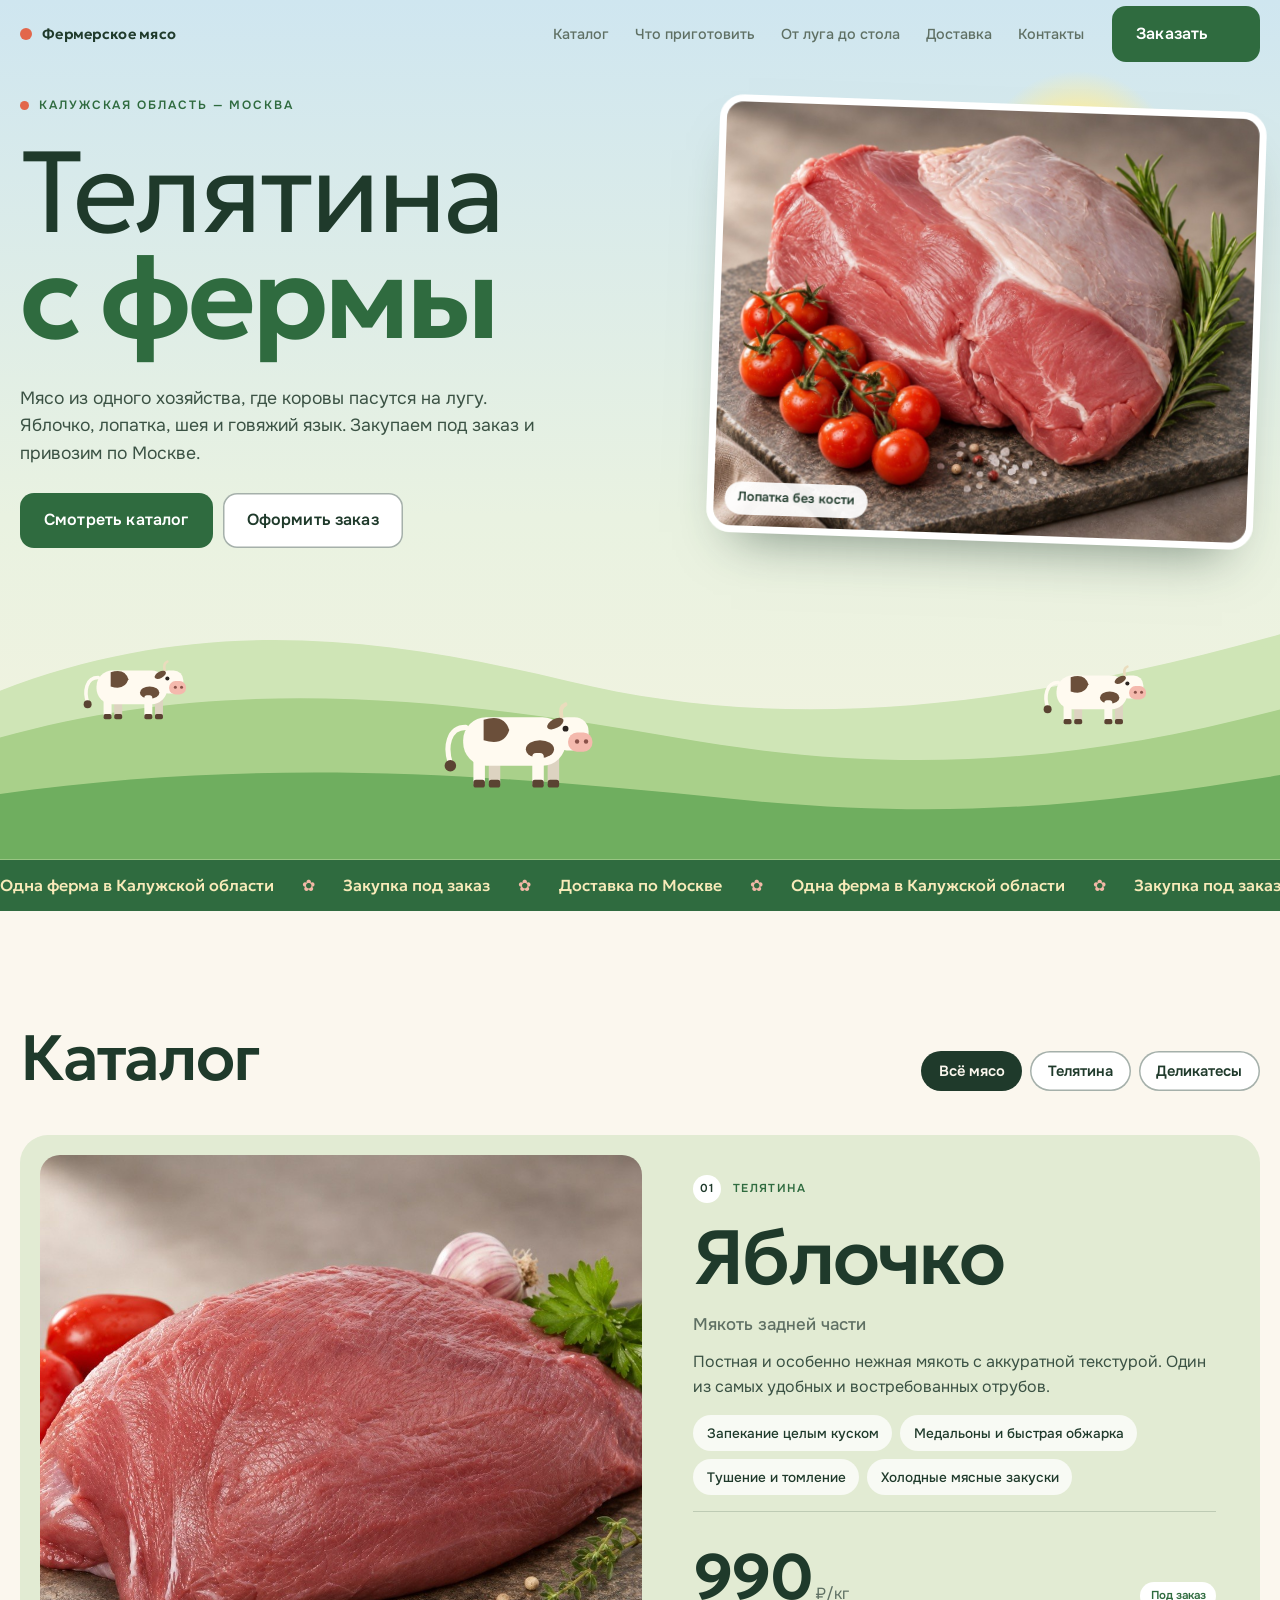
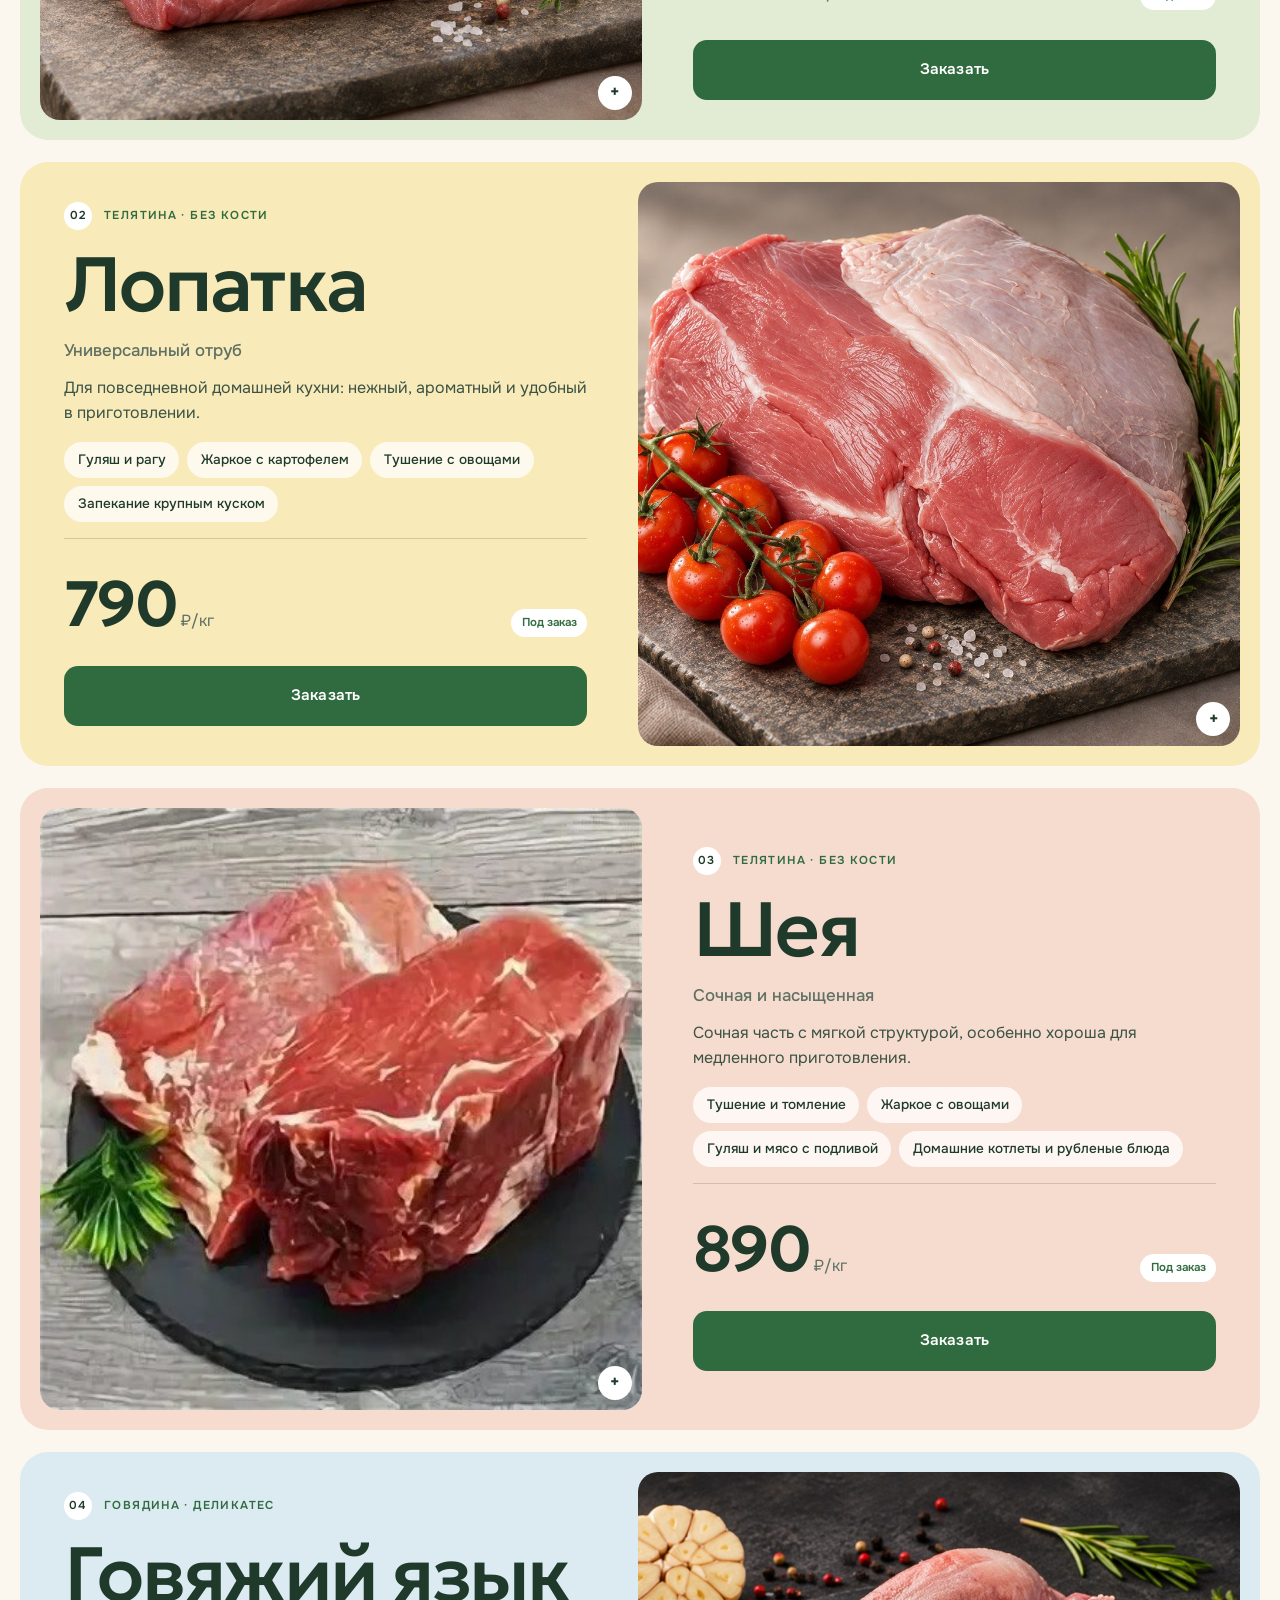
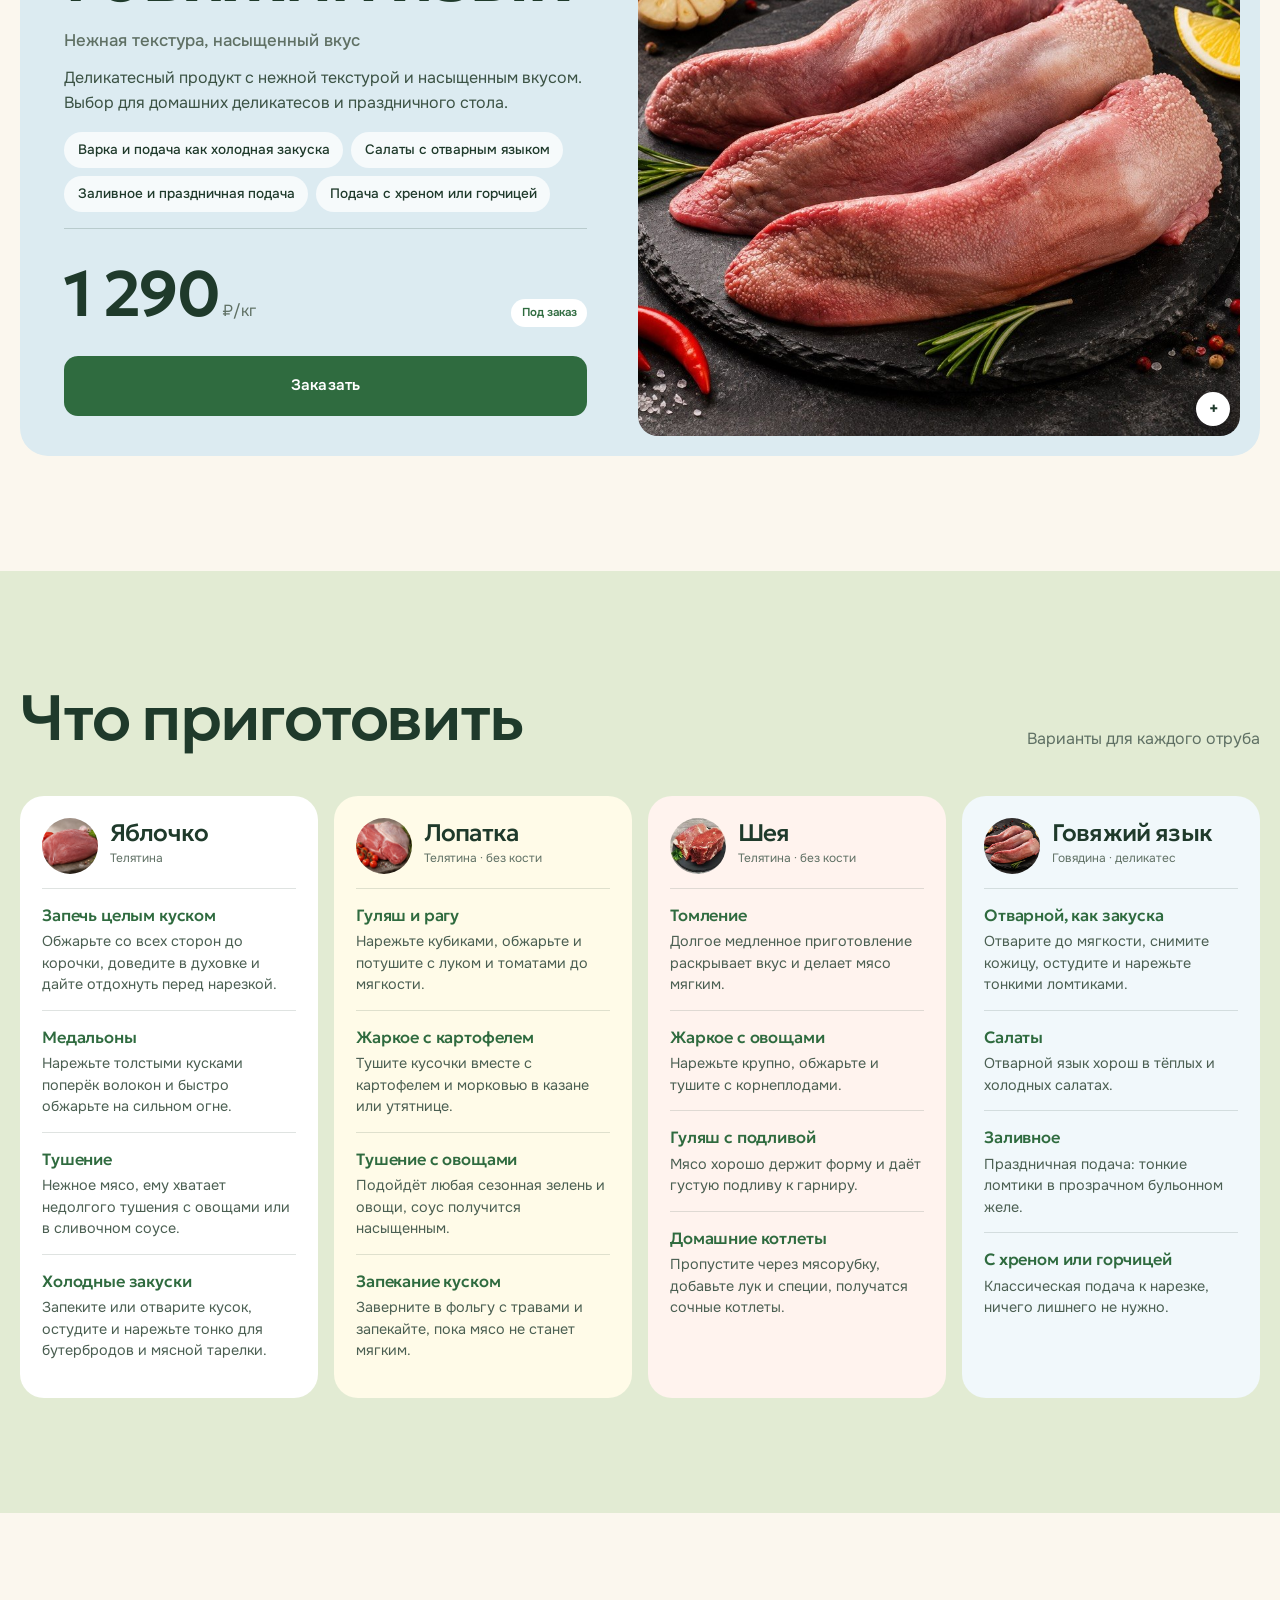
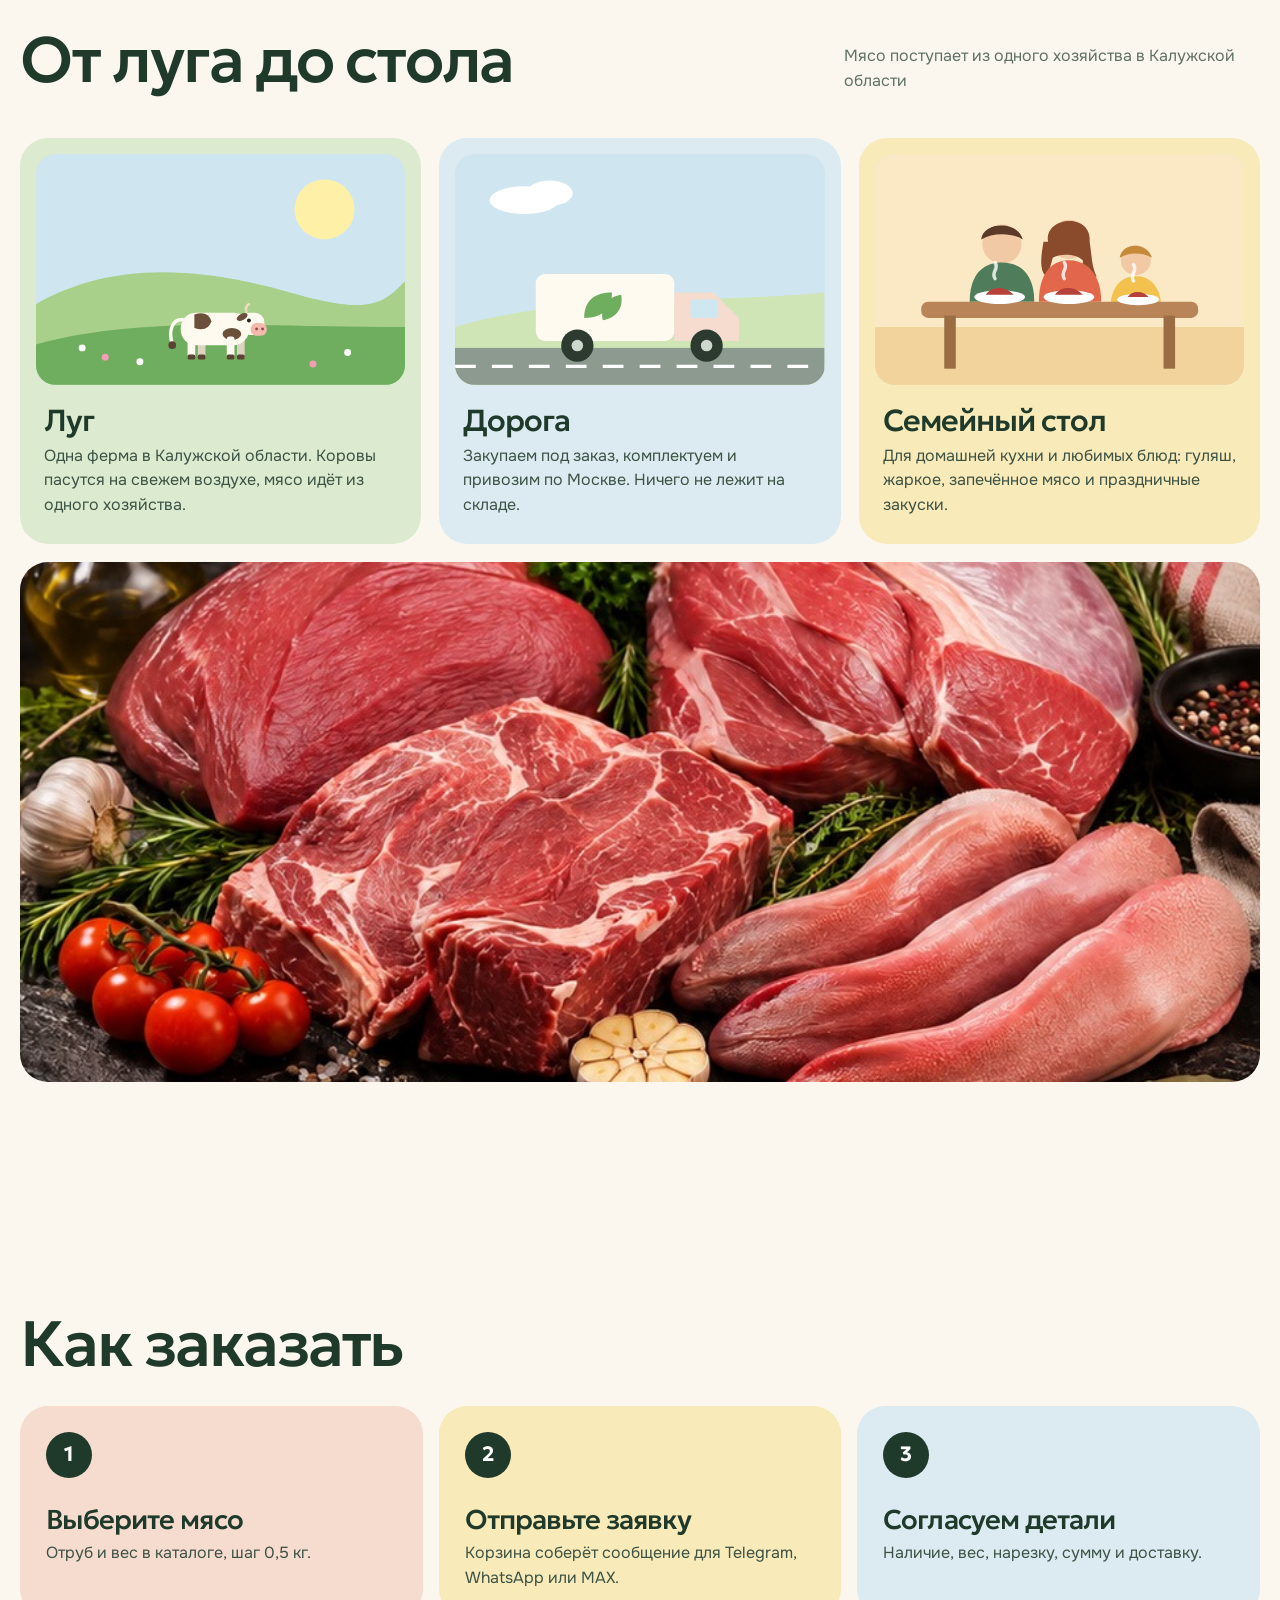
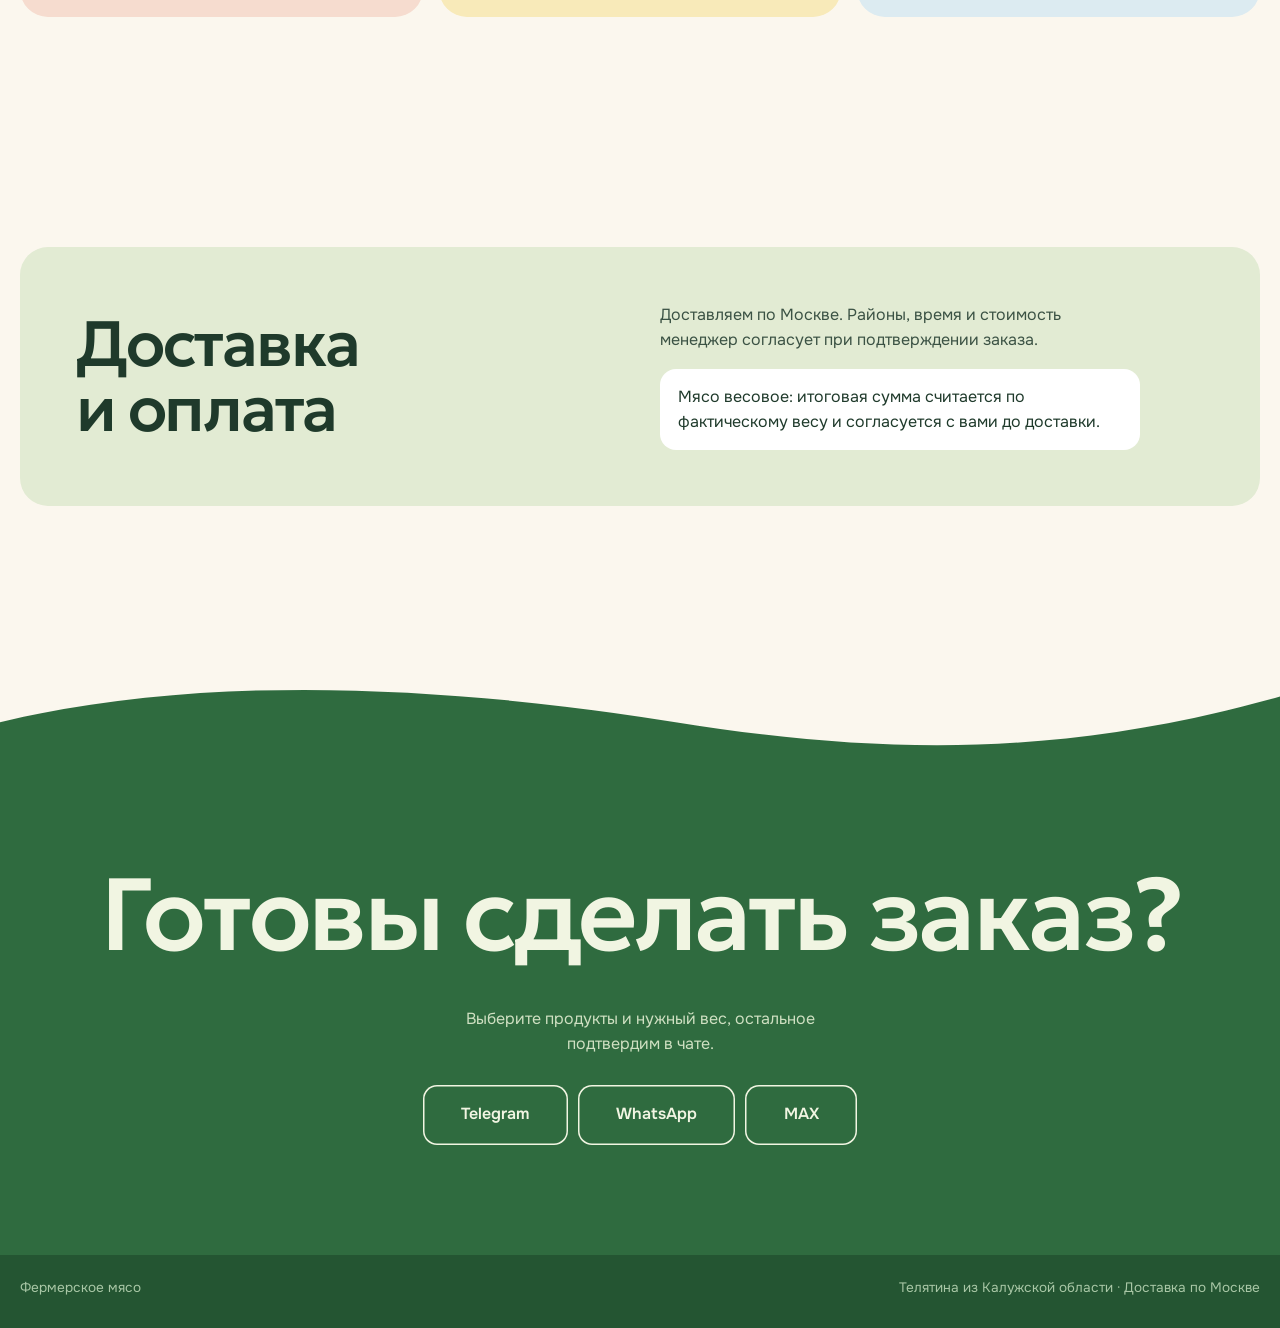
<file: index.html>
<!doctype html>
<html lang="ru">
<head>
<meta charset="utf-8">
<meta name="viewport" content="width=device-width,initial-scale=1,viewport-fit=cover">
<title>Фермерская телятина</title>
<meta name="description" content="Фермерская телятина из Калужской области с доставкой по Москве. Заказ в Telegram, WhatsApp и MAX.">
<link rel="preconnect" href="https://fonts.googleapis.com"><link rel="preconnect" href="https://fonts.gstatic.com" crossorigin>
<link href="https://fonts.googleapis.com/css2?family=Geologica:wght@300;400;500;600;700&family=Onest:wght@400;500;600&display=swap" rel="stylesheet">
<link rel="stylesheet" href="shop.css">
<link rel="stylesheet" href="f.css">
</head>
<body>
<header class="head"><div class="wrap head__in">
  <a href="#top" class="logo"><i></i>Фермерское мясо</a>
  <nav class="nav"><a href="#catalog">Каталог</a><a href="#cook">Что приготовить</a><a href="#about">От луга до стола</a><a href="#delivery">Доставка</a><a href="#contacts">Контакты</a></nav>
  <button class="btn head__cta" data-open-cart>Заказать <span data-count>0</span></button>
  <button class="burger" data-burger aria-label="Меню"><i></i><i></i></button>
</div></header>

<main id="top">
<section class="hero">
  <div class="sun" aria-hidden="true"></div>
  <div class="cloud c1" aria-hidden="true"></div><div class="cloud c2" aria-hidden="true"></div>
  <div class="wrap hero__grid">
    <div class="hero__text">
      <p class="label"><i></i>Калужская область — Москва</p>
      <h1><span>Телятина</span><b>с фермы</b></h1>
      <p class="lead">Мясо из одного хозяйства, где коровы пасутся на лугу. Яблочко, лопатка, шея и говяжий язык. Закупаем под заказ и привозим по Москве.</p>
      <div class="hero__btns">
        <a class="btn" href="#catalog">Смотреть каталог</a>
        <button class="btn btn--ghost" data-open-cart>Оформить заказ</button>
      </div>
    </div>
    <figure class="hero__img"><img src="img/lopatka.jpg" alt="Телятина, лопатка без кости"><figcaption>Лопатка без кости</figcaption></figure>
  </div>
  <div class="meadow" aria-hidden="true">
    <svg class="hills" viewBox="0 0 1440 300" preserveAspectRatio="none">
      <path d="M0 120 C220 40 420 60 640 110 S1100 150 1440 60 V300 H0Z" fill="#cfe5b6"/>
      <path d="M0 170 C260 100 520 130 760 170 S1200 200 1440 140 V300 H0Z" fill="#a9d08a"/>
      <path d="M0 230 C300 190 560 210 820 235 S1240 240 1440 210 V300 H0Z" fill="#6fae5f"/>
    </svg>
    <div class="herd" id="herd"></div>
  </div>
</section>
<section class="ticker" aria-hidden="true"><div>
  <span>Одна ферма в Калужской области</span><i>✿</i><span>Закупка под заказ</span><i>✿</i><span>Доставка по Москве</span><i>✿</i>
  <span>Одна ферма в Калужской области</span><i>✿</i><span>Закупка под заказ</span><i>✿</i><span>Доставка по Москве</span><i>✿</i>
</div></section>

<section class="sec" id="catalog"><div class="wrap">
  <div class="sec__head" data-reveal><h2>Каталог</h2><div class="chips" id="filters"></div></div>
  <div class="grid" id="grid"></div>
</div></section>

<section class="sec cook" id="cook"><div class="wrap">
  <div class="sec__head" data-reveal><h2>Что приготовить</h2><p class="sec__note">Варианты для каждого отруба</p></div>
  <div class="cook__grid" id="cookgrid"></div>
</div></section>

<section class="sec" id="about"><div class="wrap">
  <div class="sec__head" data-reveal><h2>От луга до стола</h2><p class="sec__note">Мясо поступает из одного хозяйства в Калужской области</p></div>
  <div class="path">
    <article class="path__card p1" data-reveal>
      <div class="path__art" id="art1"></div>
      <h3>Луг</h3><p>Одна ферма в Калужской области. Коровы пасутся на свежем воздухе, мясо идёт из одного хозяйства.</p>
    </article>
    <article class="path__card p2" data-reveal style="--d:120ms">
      <div class="path__art" id="art2"></div>
      <h3>Дорога</h3><p>Закупаем под заказ, комплектуем и привозим по Москве. Ничего не лежит на складе.</p>
    </article>
    <article class="path__card p3" data-reveal style="--d:240ms">
      <div class="path__art" id="art3"></div>
      <h3>Семейный стол</h3><p>Для домашней кухни и любимых блюд: гуляш, жаркое, запечённое мясо и праздничные закуски.</p>
    </article>
  </div>
  <figure class="about__photo" data-reveal><img src="img/hero.jpg" alt="Яблочко, лопатка, шея и говяжий язык"></figure>
</div></section>

<section class="sec" id="how"><div class="wrap">
  <h2 data-reveal>Как заказать</h2>
  <ol class="steps">
    <li data-reveal><b>1</b><h3>Выберите мясо</h3><p>Отруб и вес в каталоге, шаг 0,5 кг.</p></li>
    <li data-reveal style="--d:120ms"><b>2</b><h3>Отправьте заявку</h3><p>Корзина соберёт сообщение для Telegram, WhatsApp или MAX.</p></li>
    <li data-reveal style="--d:240ms"><b>3</b><h3>Согласуем детали</h3><p>Наличие, вес, нарезку, сумму и доставку.</p></li>
  </ol>
</div></section>

<section class="sec" id="delivery"><div class="wrap deliv" data-reveal>
  <h2>Доставка и оплата</h2>
  <div>
    <p>Доставляем по Москве. Районы, время и стоимость менеджер согласует при подтверждении заказа.</p>
    <p class="deliv__note">Мясо весовое: итоговая сумма считается по фактическому весу и согласуется с вами до доставки.</p>
  </div>
</div></section>

<section class="cta" id="contacts">
  <div class="cta__hills" aria-hidden="true"><svg viewBox="0 0 1440 120" preserveAspectRatio="none"><path d="M0 60 C240 0 520 20 760 60 S1200 100 1440 30 V0 H0Z" fill="#fbf7ee"/></svg></div>
  <div class="wrap" data-reveal>
    <h2>Готовы сделать заказ?</h2>
    <p>Выберите продукты и нужный вес, остальное подтвердим в чате.</p>
    <div class="cta__btns">
      <a class="send__b" data-link="tg" target="_blank" rel="noopener">Telegram</a>
      <a class="send__b" data-link="wa" target="_blank" rel="noopener">WhatsApp</a>
      <a class="send__b" data-link="max" target="_blank" rel="noopener">MAX</a>
    </div>
  </div>
</section>
</main>
<footer class="foot"><div class="wrap"><span>Фермерское мясо</span><span>Телятина из Калужской области · Доставка по Москве</span></div></footer>
<script src="shop.js"></script>
<script>
/* ---------- иллюстрации ---------- */
const cow = (cls = '', delay = 0) => `<svg class="cow ${cls}" viewBox="0 0 130 90" style="--gd:${delay}s" aria-hidden="true">
  <g class="cow__tail"><path d="M24 30C10 30 8 46 12 58" stroke="#fffaf0" stroke-width="4" fill="none" stroke-linecap="round"/><circle cx="12" cy="60" r="4.5" fill="#5a4332"/></g>
  <rect x="42" y="50" width="9" height="26" rx="3" fill="#ddd3c1"/><rect x="88" y="50" width="9" height="26" rx="3" fill="#ddd3c1"/>
  <rect x="42" y="71" width="9" height="6" rx="2" fill="#5a4332"/><rect x="88" y="71" width="9" height="6" rx="2" fill="#5a4332"/>
  <rect x="22" y="22" width="80" height="38" rx="18" fill="#fffaf0"/>
  <path d="M38 24q16-5 20 8-4 13-20 8z" fill="#6b4f3a"/><ellipse cx="82" cy="47" rx="11" ry="7" fill="#6b4f3a"/>
  <rect x="30" y="50" width="9" height="26" rx="3" fill="#fffaf0"/><rect x="76" y="50" width="9" height="26" rx="3" fill="#fffaf0"/>
  <rect x="30" y="71" width="9" height="6" rx="2" fill="#5a4332"/><rect x="76" y="71" width="9" height="6" rx="2" fill="#5a4332"/>
  <g class="cow__head"><path d="M99 22q-2-8 3-10" stroke="#eadcbd" stroke-width="3" fill="none" stroke-linecap="round"/>
    <rect x="92" y="22" width="28" height="26" rx="11" fill="#fffaf0"/><rect x="104" y="34" width="19" height="15" rx="7" fill="#f4b9ad"/>
    <circle cx="111" cy="41" r="1.7" fill="#8a5148"/><circle cx="118" cy="41" r="1.7" fill="#8a5148"/><circle cx="102" cy="31" r="2.3" fill="#2a2320"/>
    <ellipse cx="94" cy="27" rx="7" ry="3.6" fill="#6b4f3a" transform="rotate(-28 94 27)"/></g>
</svg>`;
document.getElementById('herd').innerHTML =
  cow('h1', 0) + cow('h2', 2.2) + cow('h3', 4) + cow('h4 walk', 1);

document.getElementById('art1').innerHTML = `<svg viewBox="0 0 320 200" aria-hidden="true">
  <circle cx="250" cy="48" r="26" fill="#fff0a8" class="pulse"/>
  <path d="M0 130C70 90 150 100 220 120S300 130 320 110V200H0Z" fill="#a9d08a"/>
  <path d="M0 165C90 140 200 150 320 150V200H0Z" fill="#6fae5f"/>
  <g fill="#fff"><circle cx="40" cy="168" r="3"/><circle cx="90" cy="180" r="3"/><circle cx="270" cy="172" r="3"/></g>
  <g fill="#f59db5"><circle cx="60" cy="176" r="3"/><circle cx="240" cy="182" r="3"/></g>
</svg>${cow('art-cow')}`;
document.getElementById('art2').innerHTML = `<svg viewBox="0 0 320 200" aria-hidden="true">
  <path d="M0 150C100 120 220 130 320 120V200H0Z" fill="#cfe5b6"/><rect y="168" width="320" height="32" fill="#8d9a8f"/>
  <path d="M0 184H320" stroke="#fff" stroke-width="3" stroke-dasharray="18 14"/>
  <g class="van"><rect x="70" y="104" width="120" height="58" rx="8" fill="#fffaf0"/><path d="M190 120h34l22 22v20h-56z" fill="#f6dccf"/>
  <rect x="204" y="126" width="24" height="16" rx="3" fill="#cfe7f0"/><circle cx="106" cy="166" r="14" fill="#2c3a30"/><circle cx="106" cy="166" r="5" fill="#cfd8cc"/>
  <circle cx="218" cy="166" r="14" fill="#2c3a30"/><circle cx="218" cy="166" r="5" fill="#cfd8cc"/>
  <path d="M112 142c0-16 10-22 24-22 0 14-8 22-24 22zM128 144c-2-12 4-20 16-22 2 12-4 20-16 22z" fill="#6fae5f"/></g>
  <g fill="#fff" class="cloudy"><ellipse cx="60" cy="40" rx="30" ry="12"/><ellipse cx="82" cy="34" rx="20" ry="11"/></g>
</svg>`;
document.getElementById('art3').innerHTML = `<svg viewBox="0 0 320 200" aria-hidden="true">
  <rect width="320" height="200" fill="#fbe9c6"/><rect y="150" width="320" height="50" fill="#f1d39b"/>
  <g><circle cx="110" cy="78" r="17" fill="#f2c9a5"/><path d="M92 74c2-16 32-16 36 0-10-6-26-6-36 0z" fill="#5b3a29"/><path d="M82 128c0-26 14-34 28-34s28 8 28 34z" fill="#4f7d5b"/></g>
  <g><circle cx="168" cy="74" r="17" fill="#f2c9a5"/><path d="M150 76c-4-22 38-26 36 0 2 14 2 22 6 30-8 4-12-4-12-14-6-6-20-6-26-2-2 8-4 14-6 16-6-6-4-18-2-30z" fill="#8a4b2d"/><path d="M142 128c0-26 12-36 26-36s28 10 28 36z" fill="#e2674b"/></g>
  <g><circle cx="226" cy="92" r="13" fill="#f2c9a5"/><path d="M212 90c2-14 24-14 28 0-8-5-20-5-28 0z" fill="#c78a3a"/><path d="M204 134c0-20 10-28 22-28s22 8 22 28z" fill="#f2c14e"/></g>
  <rect x="40" y="128" width="240" height="14" rx="6" fill="#b98558"/><rect x="60" y="140" width="10" height="46" fill="#9a6d43"/><rect x="250" y="140" width="10" height="46" fill="#9a6d43"/>
  <g><ellipse cx="108" cy="124" rx="22" ry="6" fill="#fff"/><path d="M96 122c4-8 18-8 24 0z" fill="#b5413a"/>
     <ellipse cx="168" cy="124" rx="22" ry="6" fill="#fff"/><path d="M156 122c4-8 18-8 24 0z" fill="#b5413a"/>
     <ellipse cx="228" cy="126" rx="18" ry="5" fill="#fff"/><path d="M219 124c3-6 14-6 18 0z" fill="#b5413a"/></g>
  <g class="steam" stroke="#fff" stroke-width="3" fill="none" stroke-linecap="round" opacity=".8"><path d="M104 108c-4-6 4-8 0-14"/><path d="M164 108c-4-6 4-8 0-14"/><path d="M224 110c-4-6 4-8 0-14"/></g>
</svg>`;

/* «Что приготовить» из тех же данных, что и каталог */
document.getElementById('cookgrid').innerHTML = PRODUCTS.map(p => `
  <article class="cook__col" data-reveal>
    <header><img src="${p.img}" alt=""><div><h3>${p.name}</h3><span>${p.tag}</span></div></header>
    <ul>${p.how.map(h => `<li><b>${h.t}</b><p>${h.d}</p></li>`).join('')}</ul>
  </article>`).join('');
document.querySelectorAll('#cookgrid [data-reveal]').forEach(el => observe(el));
</script>
</body>
</html>
</file>
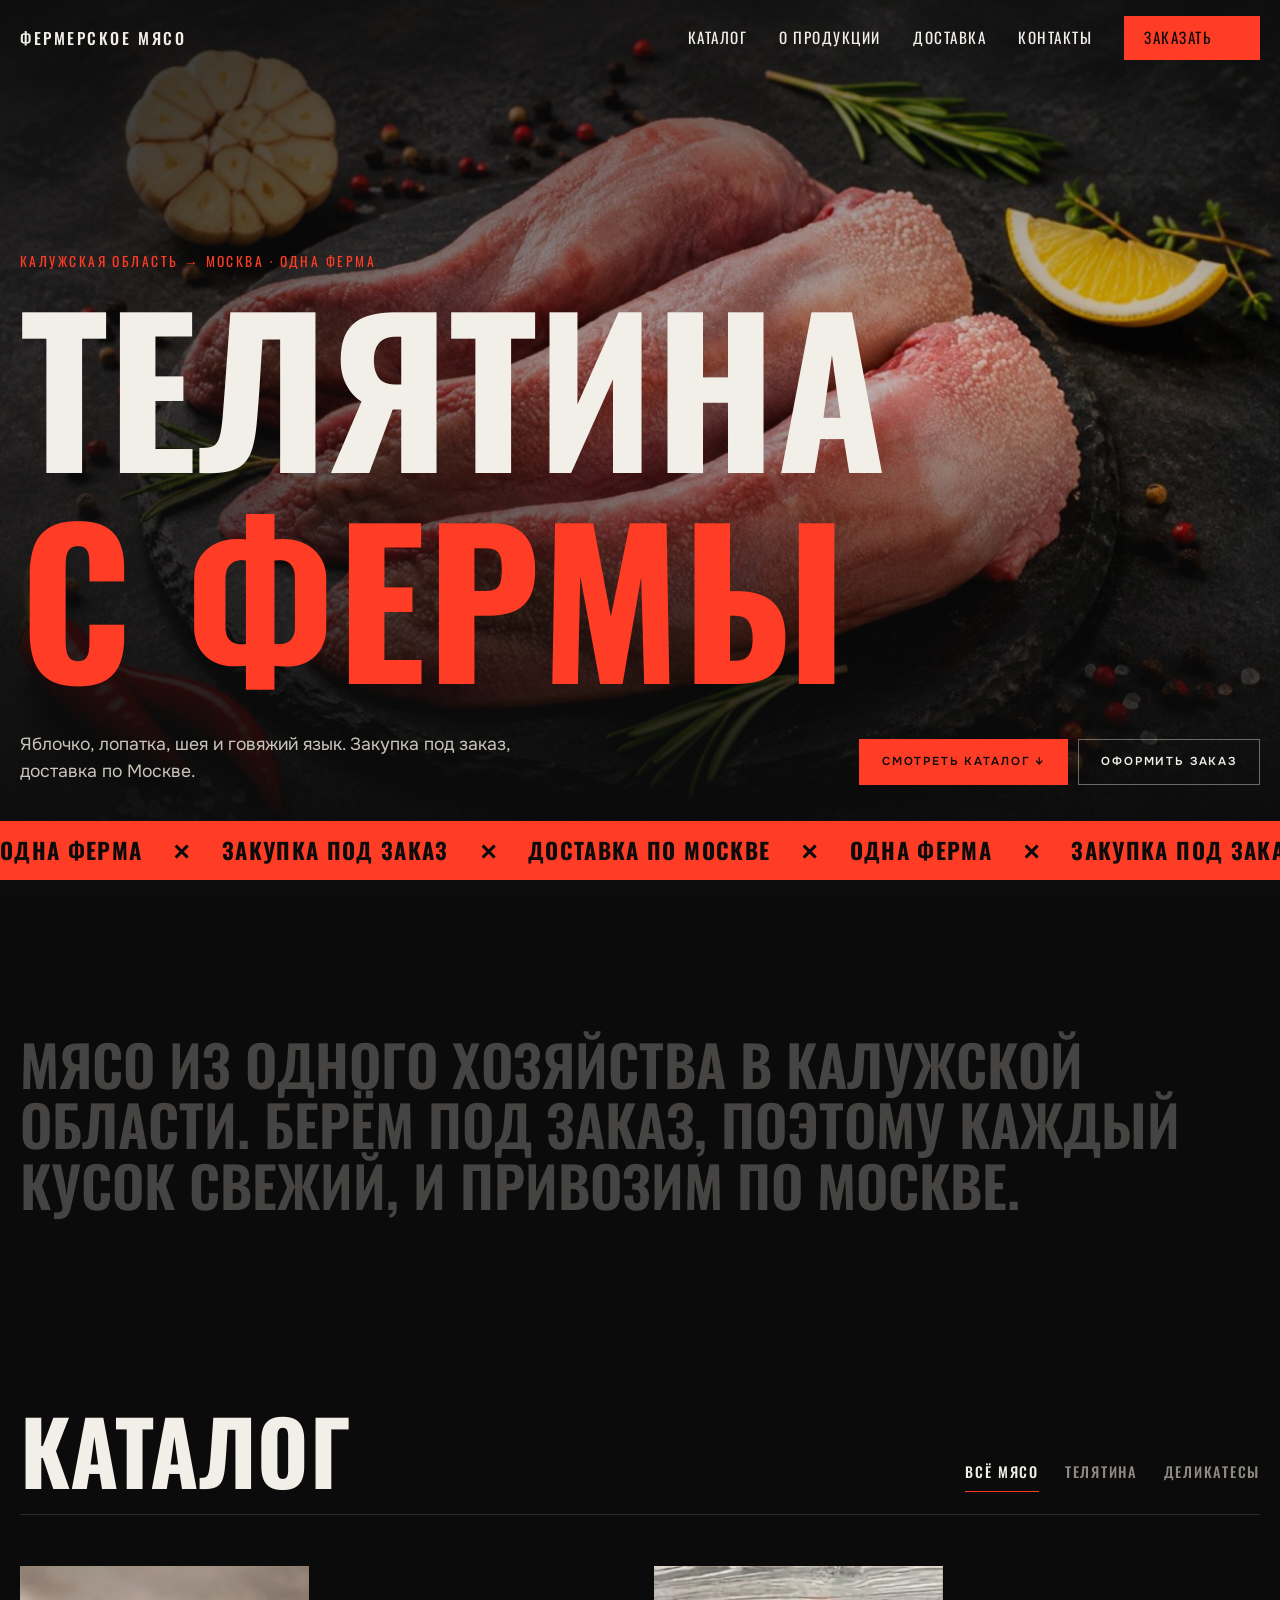
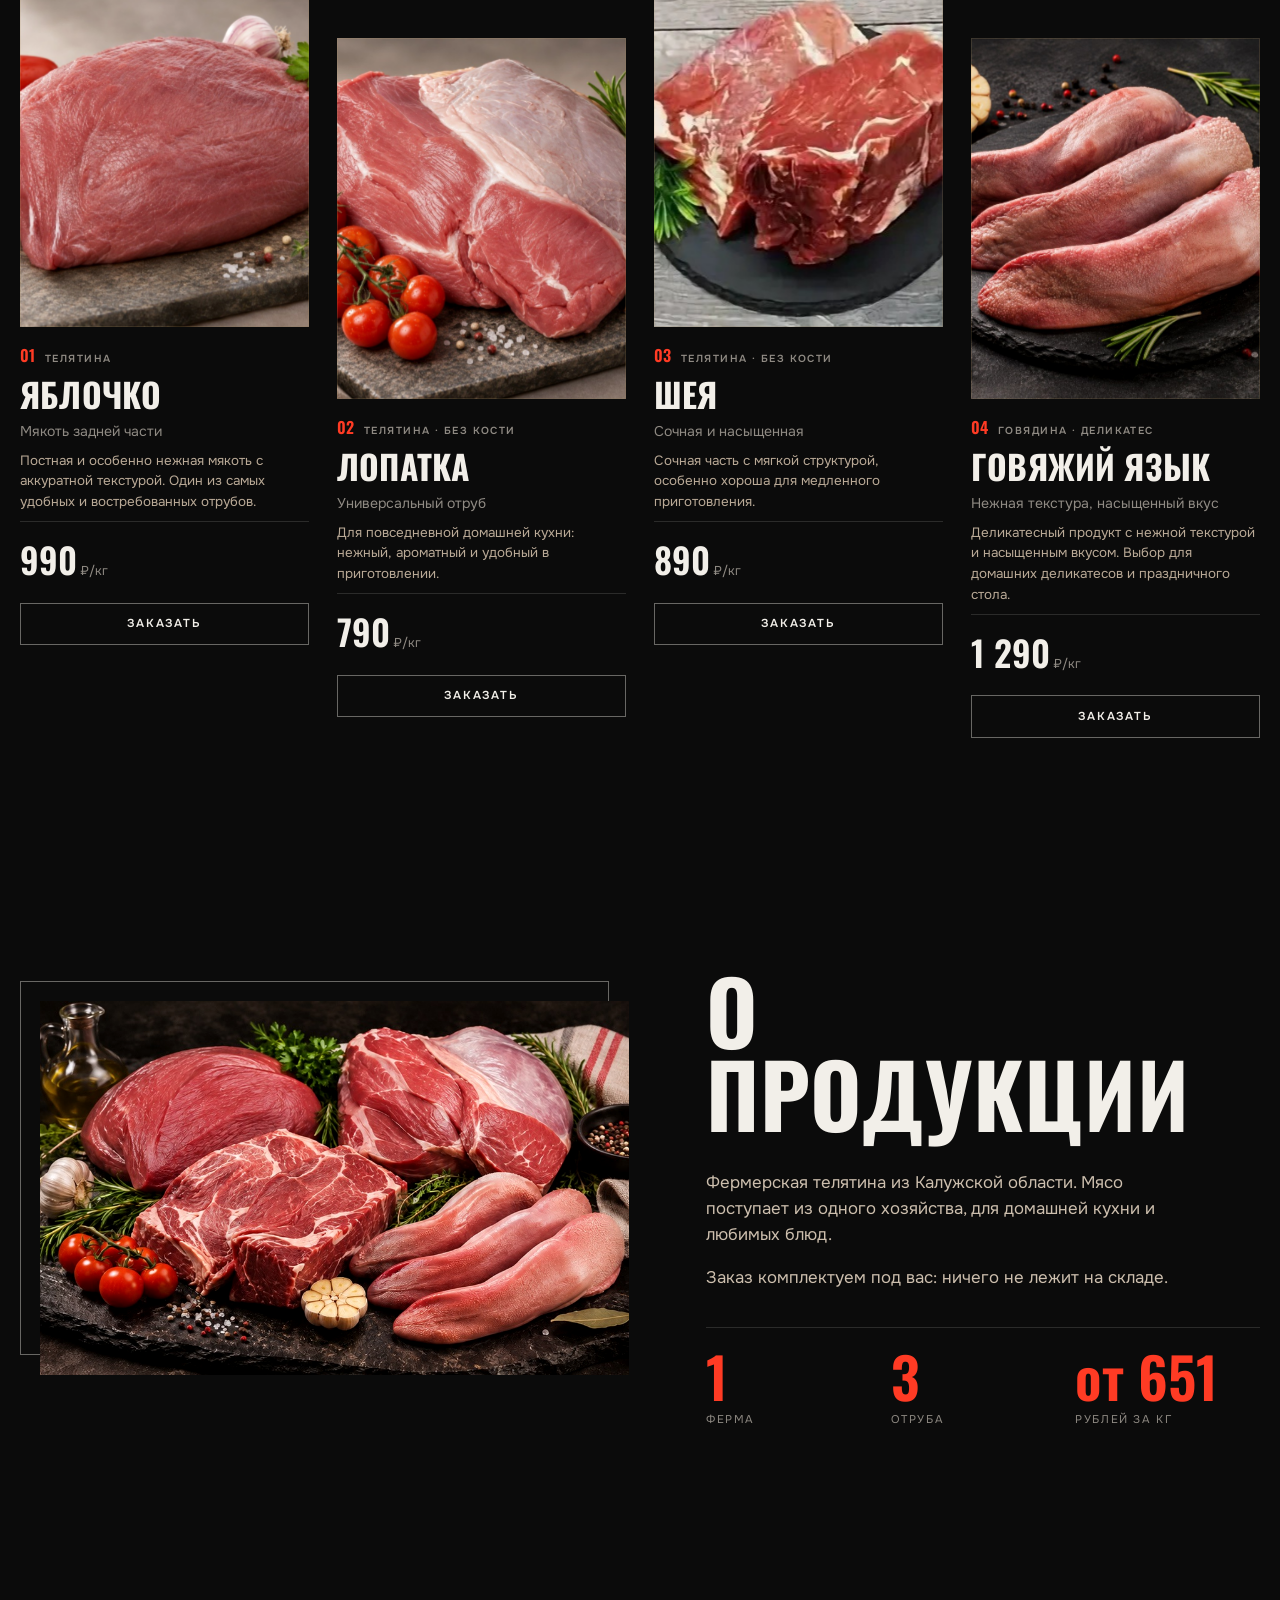
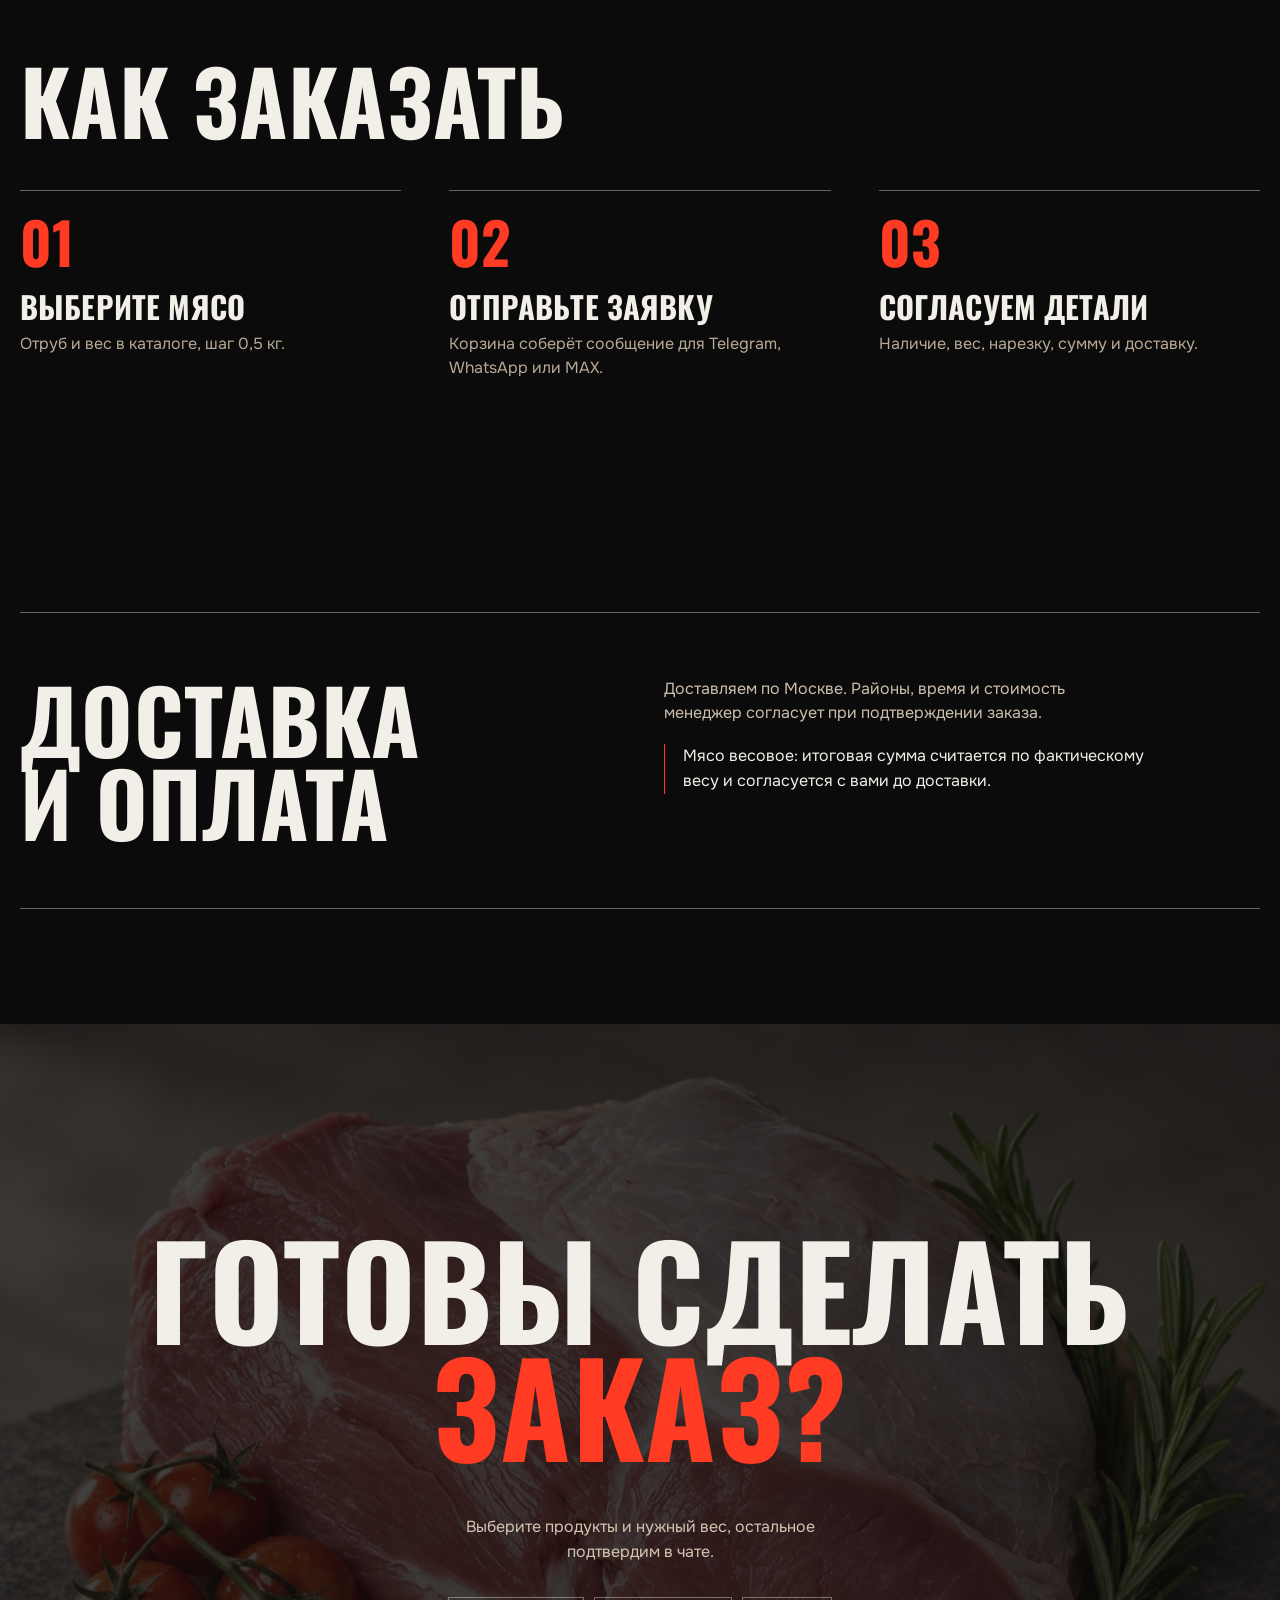
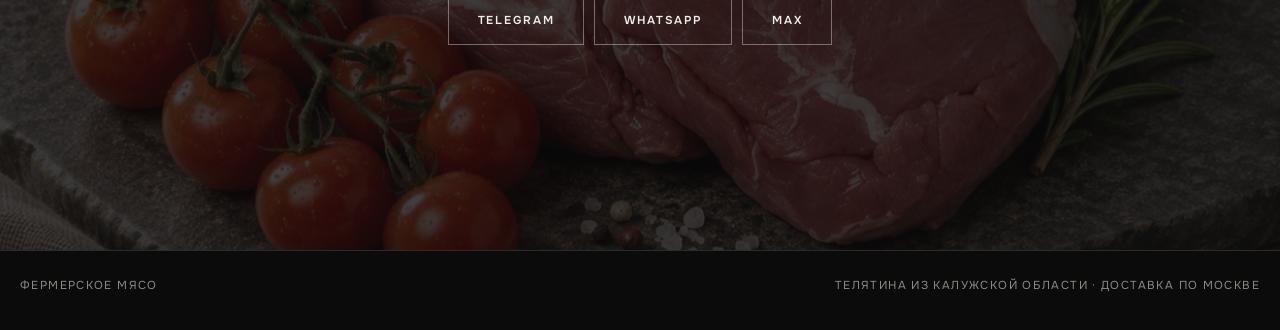
<file: dark.html>
<!doctype html>
<html lang="ru">
<head>
<meta charset="utf-8">
<meta name="viewport" content="width=device-width,initial-scale=1,viewport-fit=cover">
<title>Фермерская телятина</title>
<meta name="description" content="Фермерская телятина из Калужской области с доставкой по Москве. Заказ в Telegram, WhatsApp и MAX.">
<link rel="preconnect" href="https://fonts.googleapis.com"><link rel="preconnect" href="https://fonts.gstatic.com" crossorigin>
<link href="https://fonts.googleapis.com/css2?family=Oswald:wght@500;600;700&family=Onest:wght@400;500;600&display=swap" rel="stylesheet">
<link rel="stylesheet" href="shop.css">
<link rel="stylesheet" href="p.css">
</head>
<body>
<header class="head"><div class="wrap head__in">
  <a href="#top" class="logo">Фермерское мясо</a>
  <nav class="nav"><a href="#catalog">Каталог</a><a href="#about">О продукции</a><a href="#delivery">Доставка</a><a href="#contacts">Контакты</a></nav>
  <button class="head__cta" data-open-cart>Заказать <span data-count>0</span></button>
  <button class="burger" data-burger aria-label="Меню"><i></i><i></i></button>
</div></header>

<main id="top">
<section class="hero">
  <div class="hero__bg"><img data-par=".12" src="img/yazyk.jpg" alt=""></div>
  <div class="wrap hero__in">
    <p class="kicker" data-reveal>Калужская область → Москва · Одна ферма</p>
    <h1><span class="l"><i>Телятина</i></span><span class="l red"><i>с фермы</i></span></h1>
    <div class="hero__row">
      <p class="lead" data-reveal style="--d:500ms">Яблочко, лопатка, шея и говяжий язык. Закупка под заказ, доставка по Москве.</p>
      <div class="hero__btns" data-reveal style="--d:650ms">
        <a class="btn" href="#catalog">Смотреть каталог ↓</a>
        <button class="btn btn--ghost" data-open-cart>Оформить заказ</button>
      </div>
    </div>
  </div>
  <div class="mq" aria-hidden="true"><div>
    <span>Одна ферма</span><span>✕</span><span>Закупка под заказ</span><span>✕</span><span>Доставка по Москве</span><span>✕</span>
    <span>Одна ферма</span><span>✕</span><span>Закупка под заказ</span><span>✕</span><span>Доставка по Москве</span><span>✕</span>
  </div></div>
</section>

<section class="intro"><div class="wrap">
  <p class="scrub">Мясо из одного хозяйства в Калужской области. Берём под заказ, поэтому каждый кусок свежий, и привозим по Москве.</p>
</div></section>

<section class="sec" id="catalog"><div class="wrap">
  <div class="sec__head" data-reveal><h2>Каталог</h2><div class="chips" id="filters"></div></div>
  <div class="grid" id="grid"></div>
</div></section>

<section class="sec about" id="about"><div class="wrap about__in">
  <figure class="about__img" data-reveal><img src="img/hero.jpg" alt="Яблочко, лопатка, шея и говяжий язык"></figure>
  <div class="about__txt" data-reveal style="--d:150ms">
    <h2>О продукции</h2>
    <p>Фермерская телятина из Калужской области. Мясо поступает из одного хозяйства, для домашней кухни и любимых блюд.</p>
    <p>Заказ комплектуем под вас: ничего не лежит на складе.</p>
    <ul class="facts">
      <li><b data-count-to="1">0</b>ферма</li>
      <li><b data-count-to="4">0</b>отруба</li>
      <li><b>от <i data-count-to="790">0</i></b>рублей за кг</li>
    </ul>
  </div>
</div></section>

<section class="sec" id="how"><div class="wrap">
  <h2 data-reveal>Как заказать</h2>
  <ol class="steps">
    <li data-reveal><b>01</b><h3>Выберите мясо</h3><p>Отруб и вес в каталоге, шаг 0,5 кг.</p></li>
    <li data-reveal style="--d:120ms"><b>02</b><h3>Отправьте заявку</h3><p>Корзина соберёт сообщение для Telegram, WhatsApp или MAX.</p></li>
    <li data-reveal style="--d:240ms"><b>03</b><h3>Согласуем детали</h3><p>Наличие, вес, нарезку, сумму и доставку.</p></li>
  </ol>
</div></section>

<section class="sec" id="delivery"><div class="wrap deliv" data-reveal>
  <h2>Доставка<br>и оплата</h2>
  <div>
    <p>Доставляем по Москве. Районы, время и стоимость менеджер согласует при подтверждении заказа.</p>
    <p class="deliv__note">Мясо весовое: итоговая сумма считается по фактическому весу и согласуется с вами до доставки.</p>
  </div>
</div></section>

<section class="cta" id="contacts">
  <div class="cta__bg"><img data-par=".08" src="img/lopatka.jpg" alt=""></div>
  <div class="wrap cta__in" data-reveal>
    <h2>Готовы сделать<br><em>заказ?</em></h2>
    <p>Выберите продукты и нужный вес, остальное подтвердим в чате.</p>
    <div class="cta__btns">
      <a class="send__b" data-link="tg" target="_blank" rel="noopener">Telegram</a>
      <a class="send__b" data-link="wa" target="_blank" rel="noopener">WhatsApp</a>
      <a class="send__b" data-link="max" target="_blank" rel="noopener">MAX</a>
    </div>
  </div>
</section>
</main>
<footer class="foot"><div class="wrap"><span>Фермерское мясо</span><span>Телятина из Калужской области · Доставка по Москве</span></div></footer>
<script src="shop.js"></script>
<script>
// слова текста вступления проявляются по мере прокрутки
const sc = document.querySelector('.scrub');
sc.innerHTML = sc.textContent.trim().split(/\s+/).map(w => `<span>${w}</span>`).join(' ');
const ws = [...sc.children];
function scrub() {
  const r = sc.getBoundingClientRect();
  const p = Math.min(1, Math.max(0, (innerHeight * .9 - r.top) / (r.height + innerHeight * .4)));
  ws.forEach((w, i) => w.style.opacity = (.25 + .75 * Math.min(1, Math.max(0, p * ws.length * 1.2 - i))).toFixed(2));
}
addEventListener('scroll', scrub, { passive: true }); scrub();
</script>
</body>
</html>
</file>
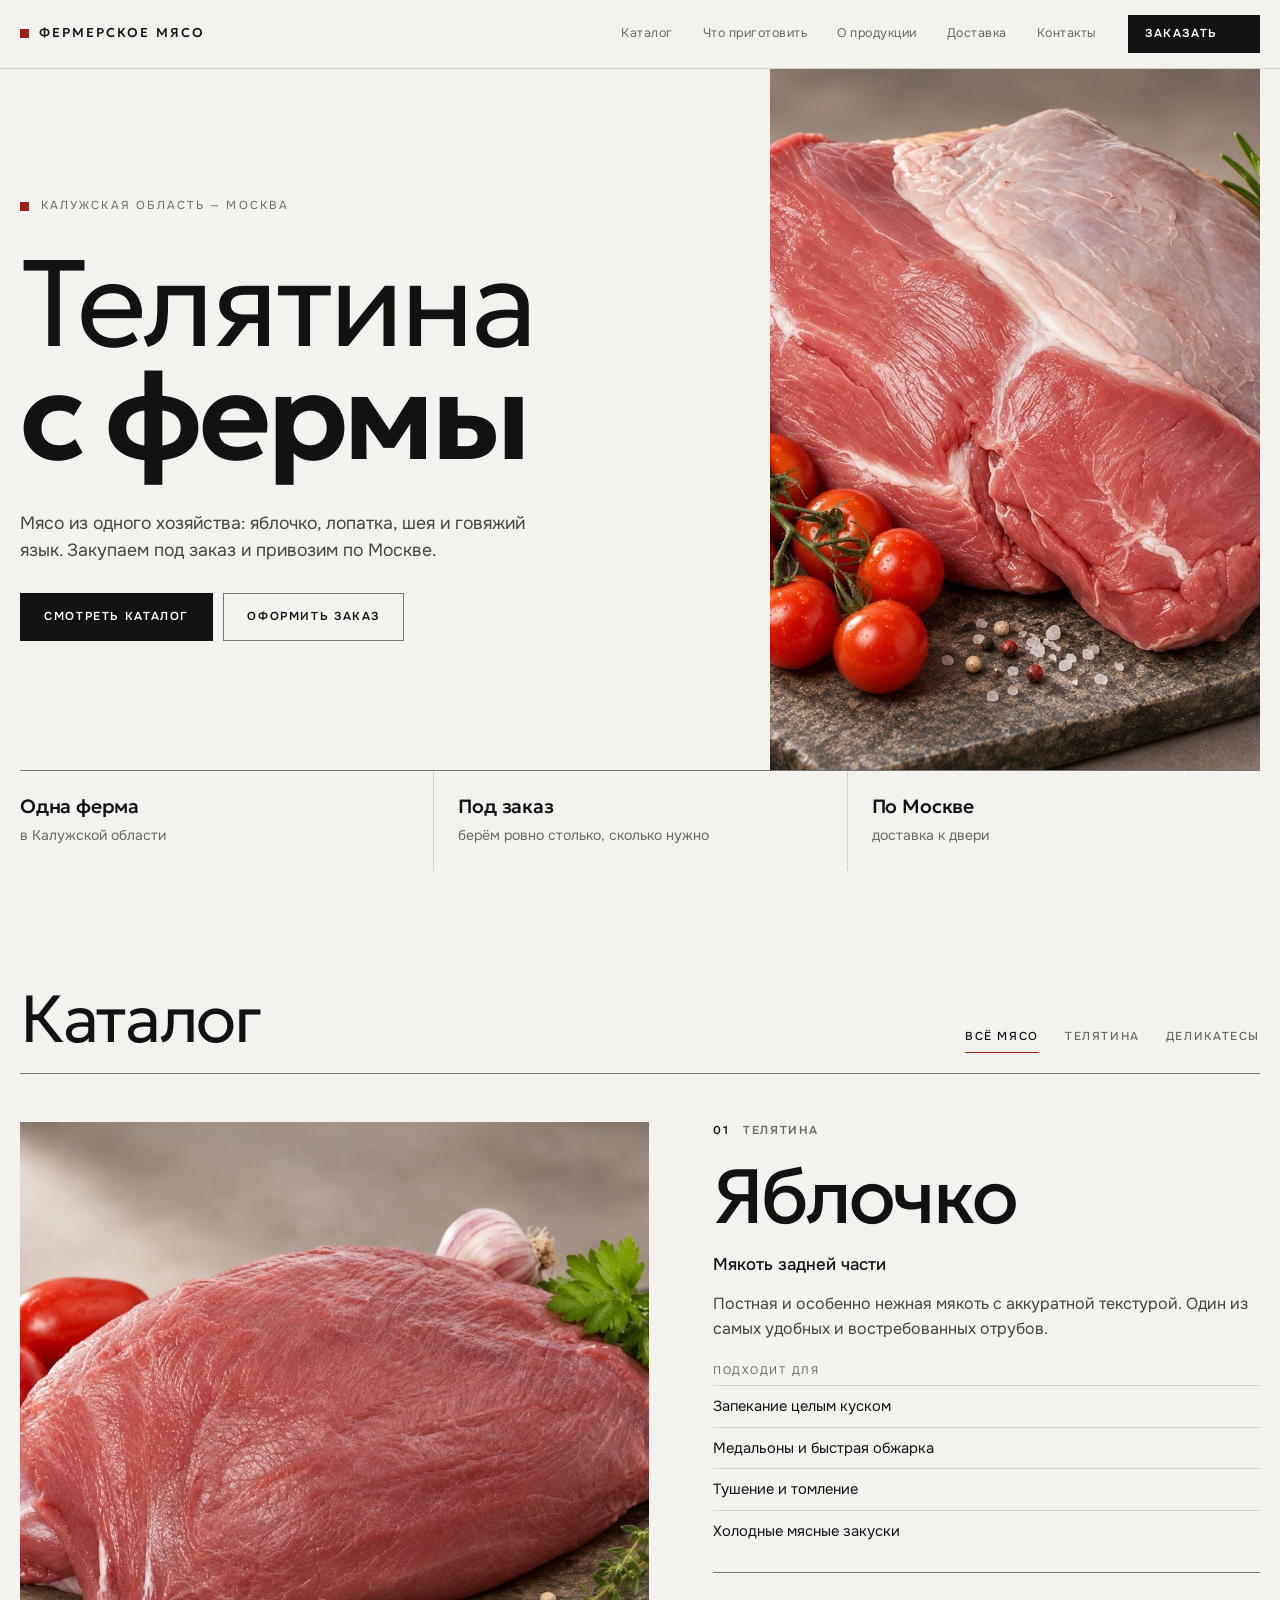
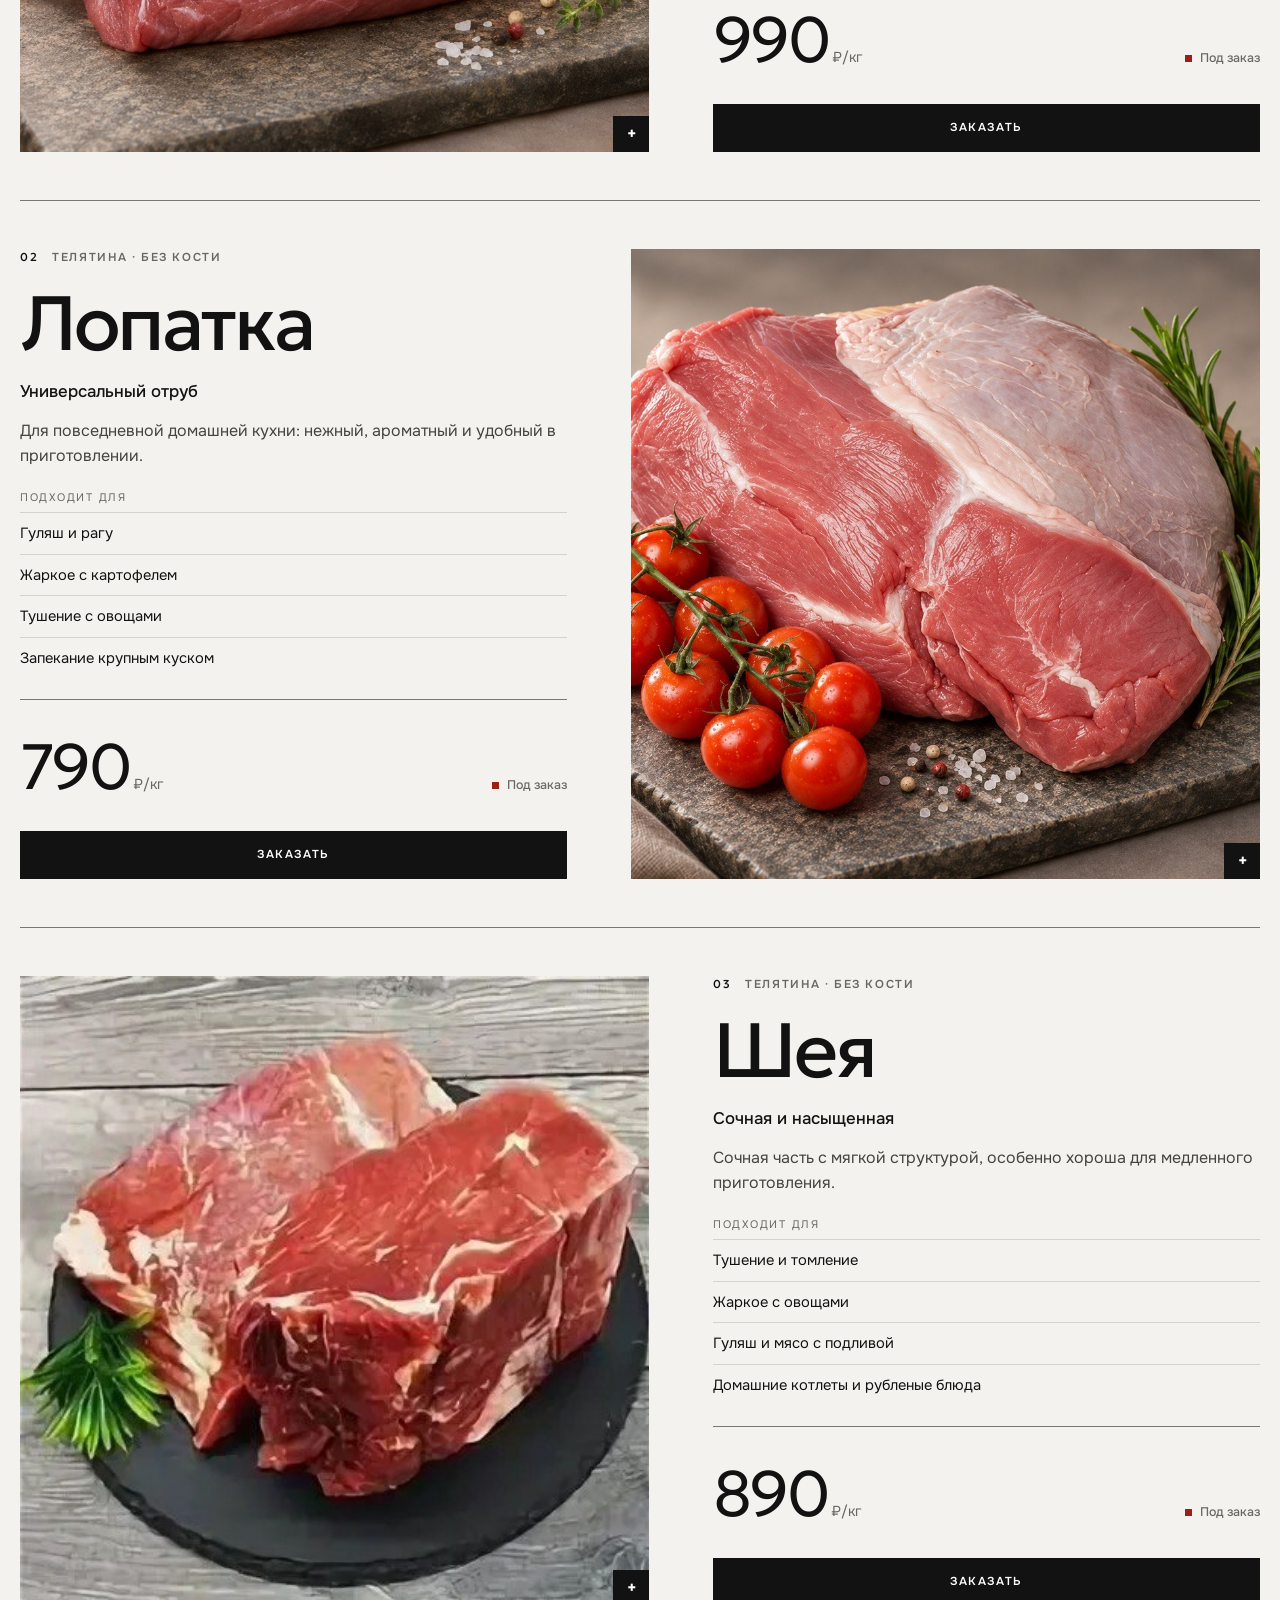
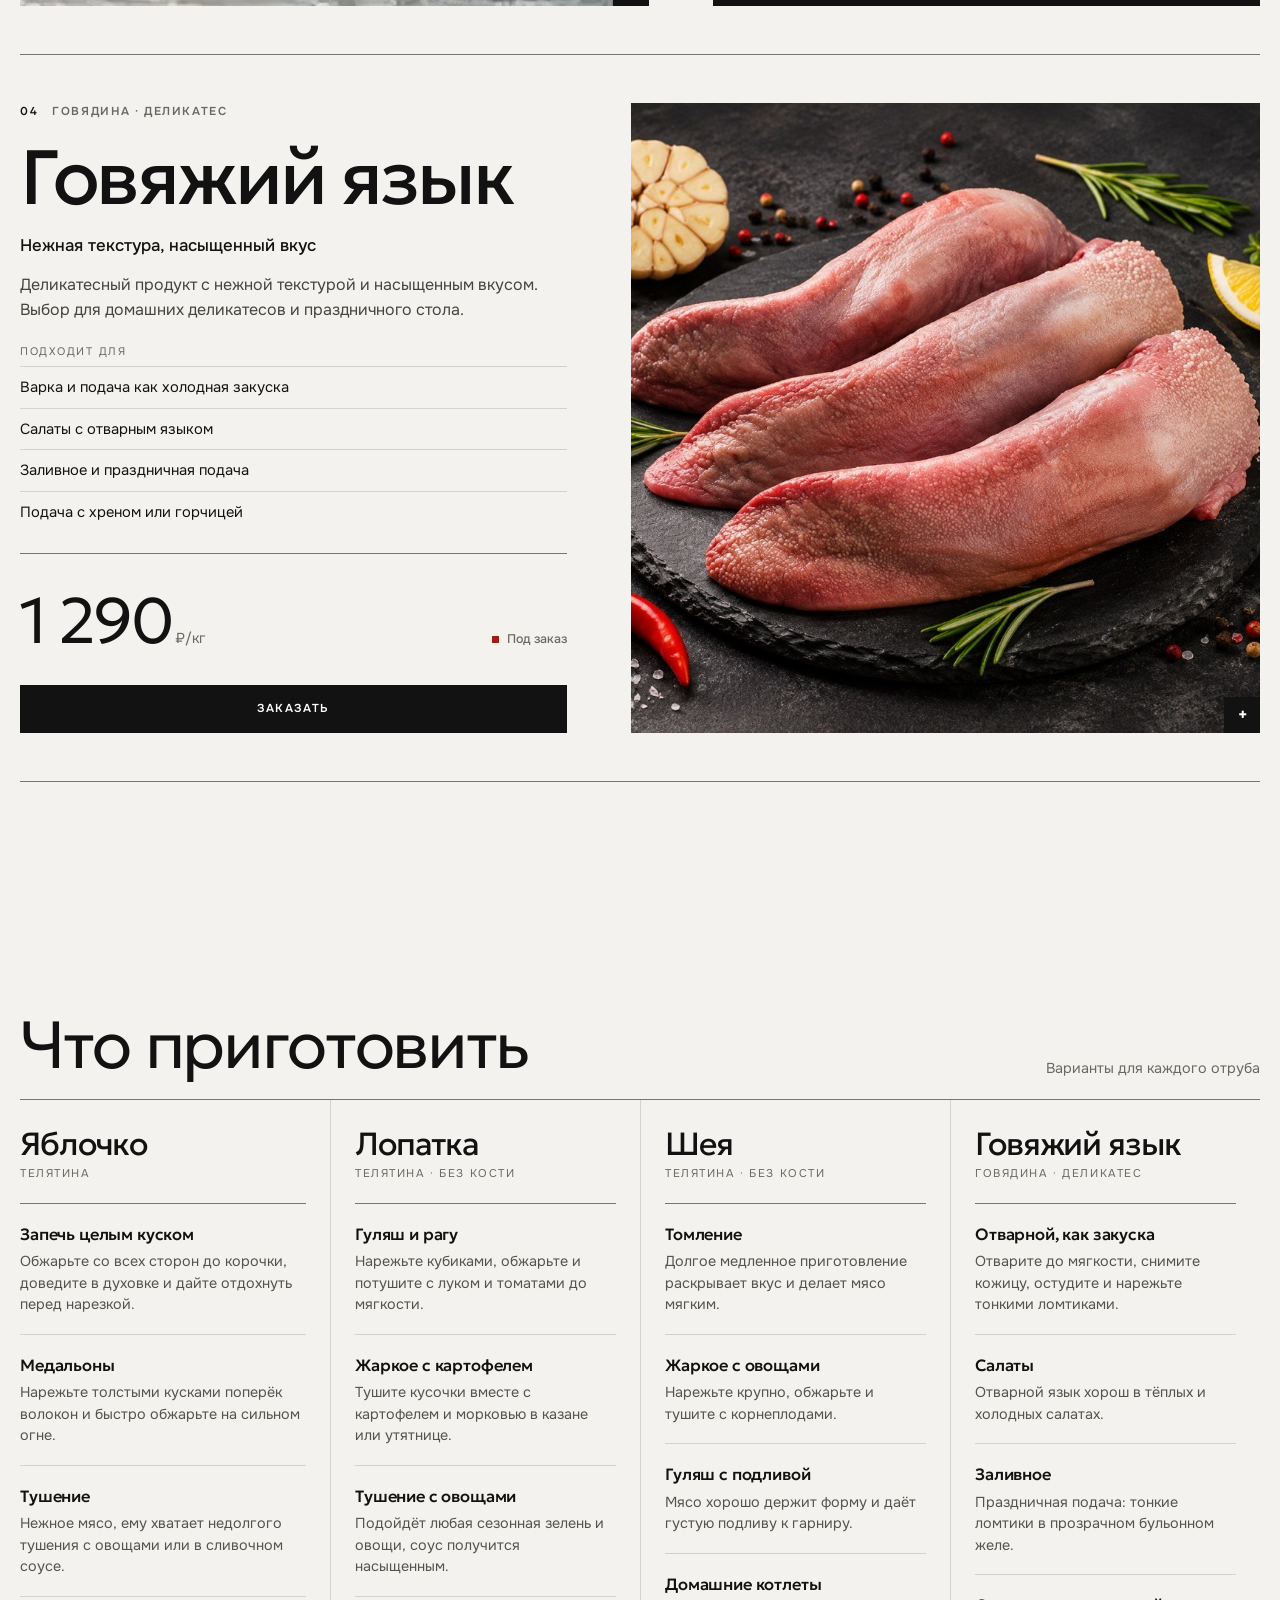
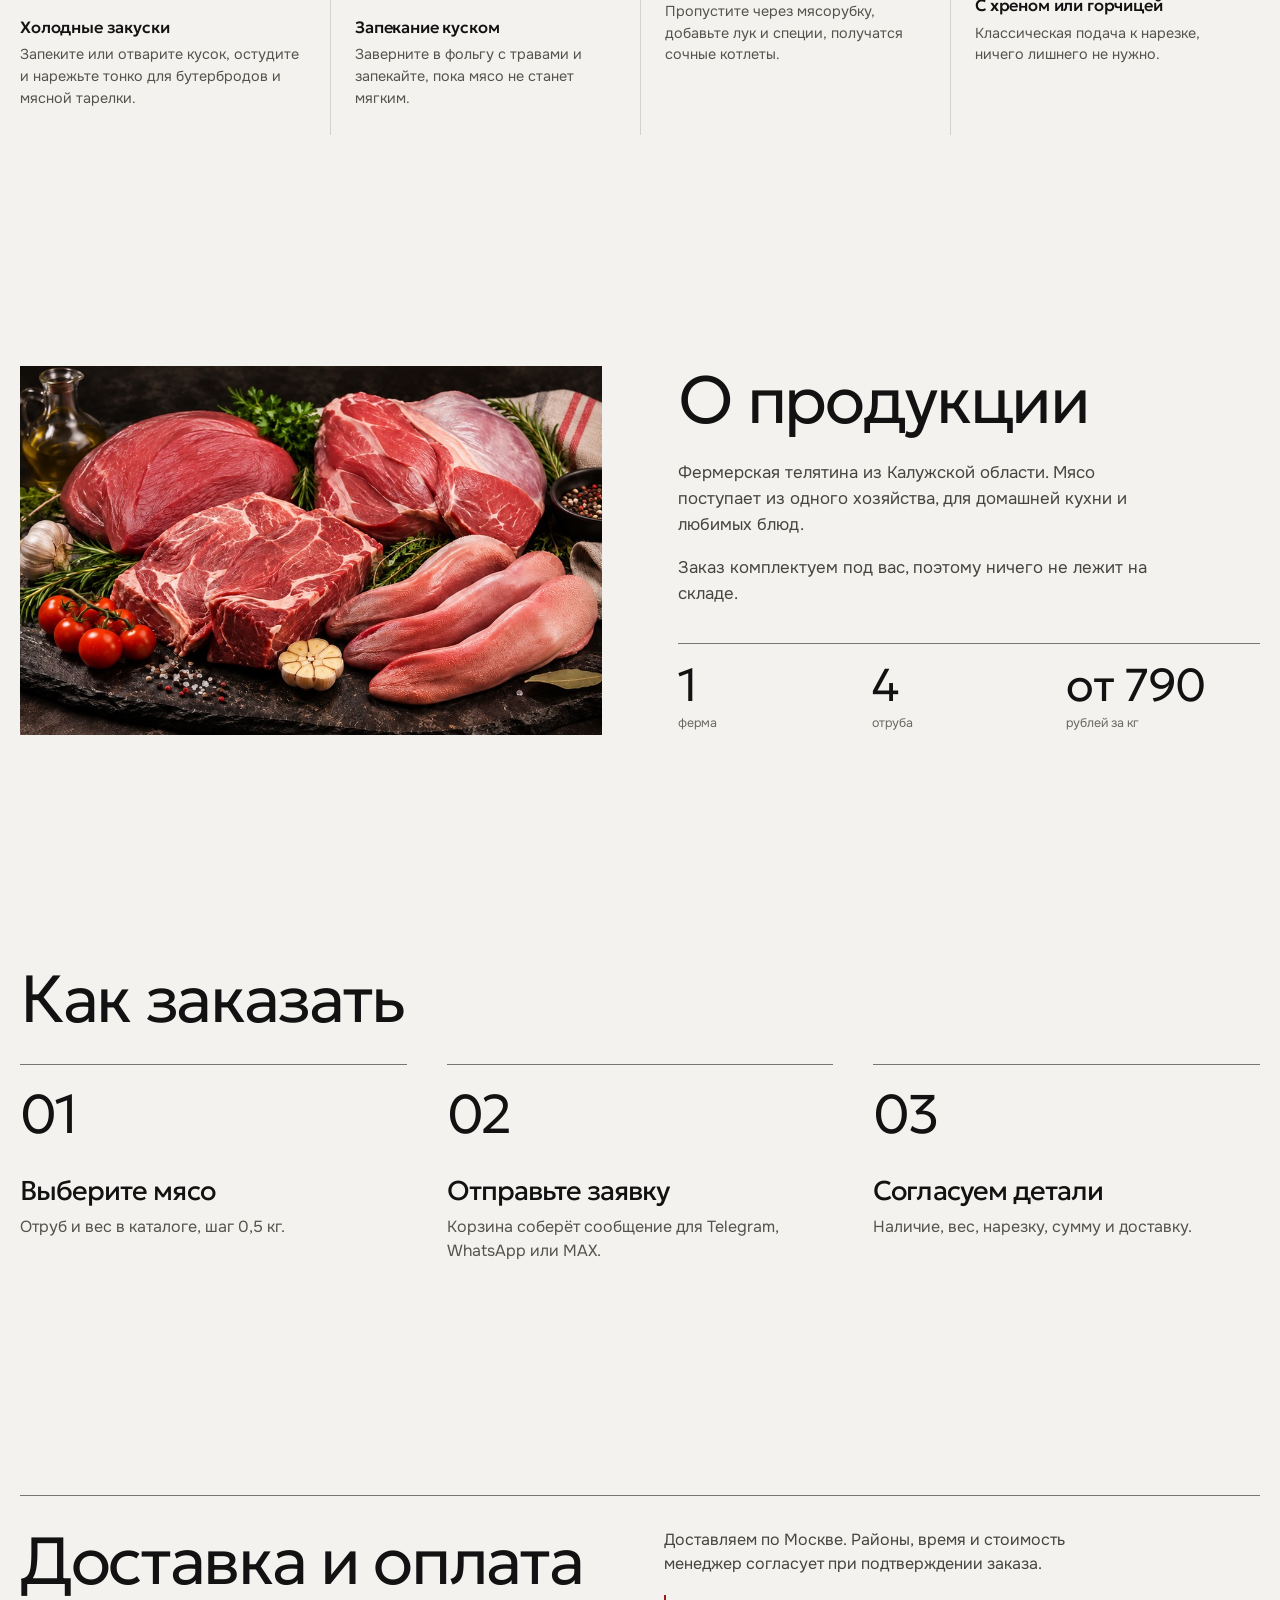
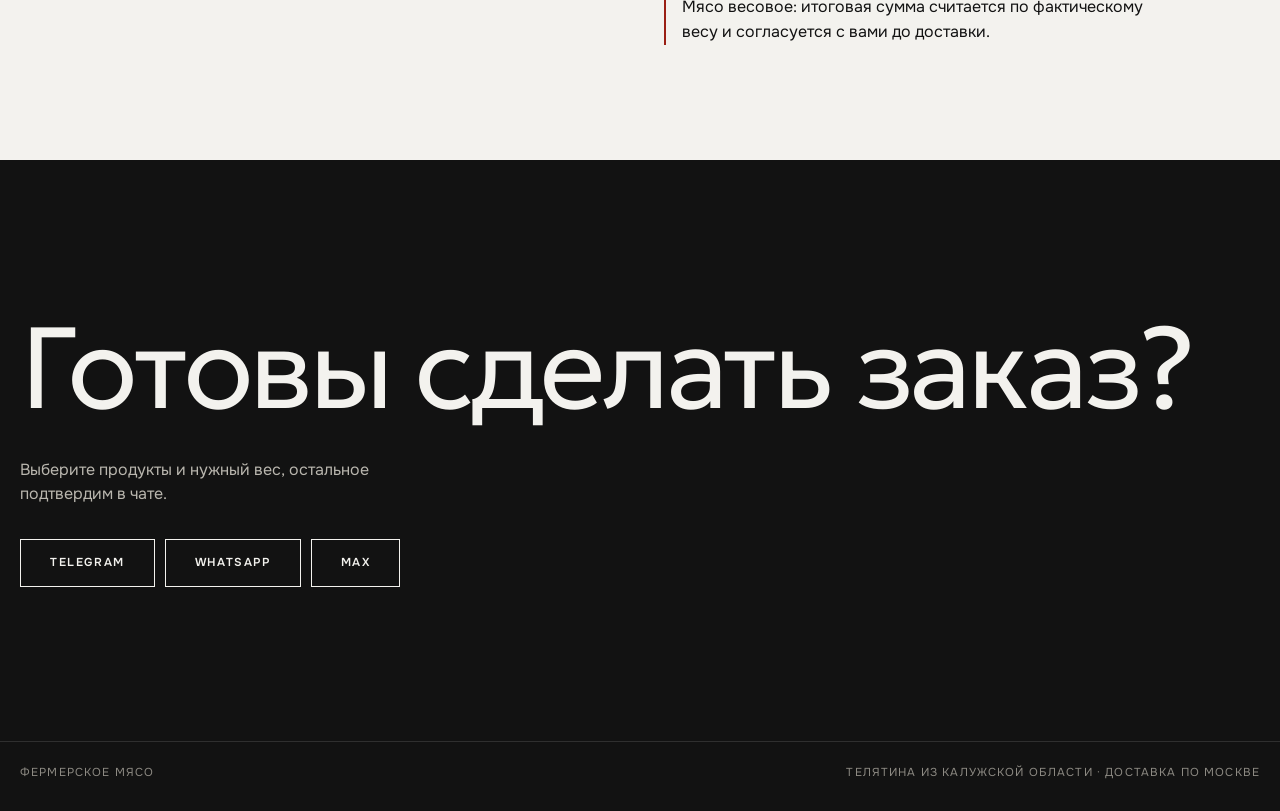
<file: strict.html>
<!doctype html>
<html lang="ru">
<head>
<meta charset="utf-8">
<meta name="viewport" content="width=device-width,initial-scale=1,viewport-fit=cover">
<title>Фермерская телятина</title>
<meta name="description" content="Фермерская телятина из Калужской области с доставкой по Москве. Заказ в Telegram, WhatsApp и MAX.">
<link rel="preconnect" href="https://fonts.googleapis.com"><link rel="preconnect" href="https://fonts.gstatic.com" crossorigin>
<link href="https://fonts.googleapis.com/css2?family=Geologica:wght@300;400;500;600&family=Onest:wght@400;500;600&display=swap" rel="stylesheet">
<link rel="stylesheet" href="shop.css">
<link rel="stylesheet" href="s.css">
</head>
<body>
<header class="head"><div class="wrap head__in">
  <a href="#top" class="logo"><i></i>Фермерское мясо</a>
  <nav class="nav"><a href="#catalog">Каталог</a><a href="#cook">Что приготовить</a><a href="#about">О продукции</a><a href="#delivery">Доставка</a><a href="#contacts">Контакты</a></nav>
  <button class="btn head__cta" data-open-cart>Заказать <span data-count>0</span></button>
  <button class="burger" data-burger aria-label="Меню"><i></i><i></i></button>
</div></header>

<main id="top">
<section class="hero"><div class="wrap">
  <div class="hero__grid">
    <div class="hero__text">
      <p class="label"><i></i>Калужская область — Москва</p>
      <h1><span>Телятина</span><b>с фермы</b></h1>
      <p class="lead">Мясо из одного хозяйства: яблочко, лопатка, шея и говяжий язык. Закупаем под заказ и привозим по Москве.</p>
      <div class="hero__btns">
        <a class="btn" href="#catalog">Смотреть каталог</a>
        <button class="btn btn--ghost" data-open-cart>Оформить заказ</button>
      </div>
    </div>
    <figure class="hero__img"><img src="img/lopatka.jpg" alt="Телятина, лопатка без кости"></figure>
  </div>
  <ul class="hero__facts">
    <li><b>Одна ферма</b>в Калужской области</li>
    <li><b>Под заказ</b>берём ровно столько, сколько нужно</li>
    <li><b>По Москве</b>доставка к двери</li>
  </ul>
</div></section>

<section class="sec" id="catalog"><div class="wrap">
  <div class="sec__head" data-reveal><h2>Каталог</h2><div class="chips" id="filters"></div></div>
  <div class="grid" id="grid"></div>
</div></section>

<section class="sec" id="cook"><div class="wrap">
  <div class="sec__head" data-reveal><h2>Что приготовить</h2><p class="sec__note">Варианты для каждого отруба</p></div>
  <div class="cook__grid" id="cookgrid"></div>
</div></section>

<section class="sec" id="about"><div class="wrap about">
  <figure class="about__img" data-reveal><img src="img/hero.jpg" alt="Яблочко, лопатка, шея и говяжий язык"></figure>
  <div class="about__txt" data-reveal>
    <h2>О продукции</h2>
    <p>Фермерская телятина из Калужской области. Мясо поступает из одного хозяйства, для домашней кухни и любимых блюд.</p>
    <p>Заказ комплектуем под вас, поэтому ничего не лежит на складе.</p>
    <ul class="facts">
      <li><b>1</b>ферма</li><li><b>4</b>отруба</li><li><b>от 790</b>рублей за кг</li>
    </ul>
  </div>
</div></section>

<section class="sec" id="how"><div class="wrap">
  <h2 data-reveal>Как заказать</h2>
  <ol class="steps">
    <li data-reveal><b>01</b><h3>Выберите мясо</h3><p>Отруб и вес в каталоге, шаг 0,5 кг.</p></li>
    <li data-reveal><b>02</b><h3>Отправьте заявку</h3><p>Корзина соберёт сообщение для Telegram, WhatsApp или MAX.</p></li>
    <li data-reveal><b>03</b><h3>Согласуем детали</h3><p>Наличие, вес, нарезку, сумму и доставку.</p></li>
  </ol>
</div></section>

<section class="sec" id="delivery"><div class="wrap deliv" data-reveal>
  <h2>Доставка и оплата</h2>
  <div>
    <p>Доставляем по Москве. Районы, время и стоимость менеджер согласует при подтверждении заказа.</p>
    <p class="deliv__note">Мясо весовое: итоговая сумма считается по фактическому весу и согласуется с вами до доставки.</p>
  </div>
</div></section>

<section class="cta" id="contacts"><div class="wrap" data-reveal>
  <h2>Готовы сделать заказ?</h2>
  <p>Выберите продукты и нужный вес, остальное подтвердим в чате.</p>
  <div class="cta__btns">
    <a class="send__b" data-link="tg" target="_blank" rel="noopener">Telegram</a>
    <a class="send__b" data-link="wa" target="_blank" rel="noopener">WhatsApp</a>
    <a class="send__b" data-link="max" target="_blank" rel="noopener">MAX</a>
  </div>
</div></section>
</main>
<footer class="foot"><div class="wrap"><span>Фермерское мясо</span><span>Телятина из Калужской области · Доставка по Москве</span></div></footer>
<script src="shop.js"></script>
<script>
document.getElementById('cookgrid').innerHTML = PRODUCTS.map(p => `
  <article class="cook__col" data-reveal>
    <header><h3>${p.name}</h3><span>${p.tag}</span></header>
    <ul>${p.how.map(h => `<li><b>${h.t}</b><p>${h.d}</p></li>`).join('')}</ul>
  </article>`).join('');
document.querySelectorAll('#cookgrid [data-reveal]').forEach(el => observe(el));
</script>
</body>
</html>
</file>
<file: shop.css>
/* Базовые стили: сброс, кнопки, корзина, окно фото, анимации появления. Цвета и формы задают варианты через переменные. */
*{box-sizing:border-box;margin:0;padding:0}
html{scroll-behavior:smooth;scroll-padding-top:84px;-webkit-text-size-adjust:100%}
body{background:var(--bg);color:var(--ink);font:400 16px/1.55 var(--font-b);-webkit-font-smoothing:antialiased;overflow-x:hidden}
body.lock{overflow:hidden}
img{display:block;max-width:100%}
a{color:inherit;text-decoration:none}
button{font:inherit;color:inherit;cursor:pointer;border:0;background:none}
ul,ol{list-style:none}
.wrap{width:min(1200px,100% - 32px);margin-inline:auto}

.btn{display:inline-flex;align-items:center;justify-content:center;gap:.6em;padding:.95em 1.5em;border-radius:var(--r-btn);background:var(--accent);color:var(--accent-ink);font-weight:700;letter-spacing:.01em;transition:transform .25s,box-shadow .3s,filter .25s}
.btn:hover{transform:translateY(-2px);box-shadow:0 10px 30px -8px var(--accent)}
.btn:active{transform:scale(.97)}
.btn--ghost{background:transparent;color:var(--ink);box-shadow:inset 0 0 0 1.5px var(--line-strong)}
.btn--ghost:hover{box-shadow:inset 0 0 0 1.5px var(--ink)}
.btn.bump{animation:bump .5s}
@keyframes bump{40%{transform:scale(1.12)}}
.x{width:40px;height:40px;border-radius:50%;background:var(--card);display:grid;place-items:center;transition:transform .3s}
.x:hover{transform:rotate(90deg)}

/* появление при прокрутке */
.js [data-reveal]{opacity:0;transform:translateY(32px);transition:opacity .9s cubic-bezier(.2,.7,.2,1) var(--d,0ms),transform .9s cubic-bezier(.2,.7,.2,1) var(--d,0ms)}
.js [data-reveal].in{opacity:1;transform:none}
[data-par]{transform:translate3d(0,var(--py,0),0);will-change:transform}

/* фильтры */
.chips{display:flex;gap:8px;flex-wrap:wrap}
.chip{padding:.6em 1.2em;border-radius:var(--r-btn);box-shadow:inset 0 0 0 1.5px var(--line-strong);font-weight:600;font-size:.92rem;transition:all .25s}
.chip:hover{box-shadow:inset 0 0 0 1.5px var(--ink)}
.chip.on{background:var(--ink);color:var(--bg);box-shadow:none}

/* карточка (общая основа) */
.card__img{display:block;position:relative;width:100%;overflow:hidden;perspective:800px}
.card__img img{width:100%;height:100%;object-fit:cover;aspect-ratio:1/1;transform:rotateX(var(--rx,0)) rotateY(var(--ry,0)) scale(1.001);transition:transform .5s cubic-bezier(.2,.7,.2,1)}
.card__img:hover img{transform:rotateX(var(--rx,0)) rotateY(var(--ry,0)) scale(1.07)}
.card__zoom{position:absolute;right:10px;bottom:10px;width:34px;height:34px;border-radius:50%;background:var(--bg);color:var(--ink);display:grid;place-items:center;font-style:normal;font-weight:700;opacity:0;transform:scale(.6);transition:all .3s}
.card__img:hover .card__zoom{opacity:1;transform:none}
@media(hover:none){.card__zoom{opacity:1;transform:none;width:30px;height:30px}}
.card__tag{font-size:.74rem;letter-spacing:.08em;text-transform:uppercase;color:var(--muted);font-weight:600}
.card__name{font-family:var(--font-d);line-height:1.1}
.card__sub{color:var(--muted);font-size:.92rem}
.card__foot{display:flex;align-items:center;justify-content:space-between;gap:8px;flex-wrap:wrap}
.card__price b{font-family:var(--font-d);font-size:1.7rem;font-weight:700}
.card__stock{font-size:.72rem;font-weight:700;padding:.3em .7em;border-radius:99px;background:var(--chip);color:var(--chip-ink);white-space:nowrap}
.card__act .btn{width:100%}
.uses{display:grid;grid-template-columns:1fr 1fr;gap:8px}
.uses li{padding:.7em .8em;border-radius:12px;background:var(--card);font-size:.85rem;line-height:1.3;box-shadow:inset 0 0 0 1px var(--line)}

/* степпер веса */
.step{display:inline-flex;align-items:center;justify-content:space-between;gap:6px;border-radius:var(--r-btn);background:var(--accent);color:var(--accent-ink);padding:4px;min-width:140px}
.card__act .step{display:flex;width:100%}
.step button{width:40px;height:40px;border-radius:50%;background:rgba(255,255,255,.18);font-size:1.3rem;font-weight:700;line-height:1;transition:transform .2s}
.step button:hover{transform:scale(1.1)}
.step span{font-weight:700;padding:0 6px;font-variant-numeric:tabular-nums;white-space:nowrap}

/* плавающая кнопка на телефоне */
.bar{position:fixed;left:0;right:0;bottom:0;z-index:40;padding:10px 16px calc(10px + env(safe-area-inset-bottom));transform:translateY(120%);transition:transform .5s cubic-bezier(.2,.7,.2,1);pointer-events:none;display:none}
.bar .btn{width:100%;justify-content:space-between;box-shadow:0 14px 40px -10px rgba(0,0,0,.5);pointer-events:auto}
.bar em{font-style:normal;opacity:.85}
.bar em[hidden]{display:none}
.bar .btn:has(em[hidden]){justify-content:center}
@media(max-width:820px){.bar{display:block;transform:none}body{padding-bottom:84px}}

/* корзина */
.drawer{position:fixed;inset:0;z-index:90;visibility:hidden}
.drawer.open{visibility:visible}
.drawer__bg,.lb__bg{position:absolute;inset:0;background:rgba(10,6,4,.6);backdrop-filter:blur(6px);opacity:0;transition:opacity .4s}
.open>.drawer__bg,.open>.lb__bg{opacity:1}
.drawer__panel{position:absolute;right:0;top:0;bottom:0;width:min(440px,100%);background:var(--panel);color:var(--panel-ink);display:flex;flex-direction:column;transform:translateX(100%);transition:transform .5s cubic-bezier(.2,.8,.2,1)}
.drawer.open .drawer__panel{transform:none}
.drawer__head{display:flex;justify-content:space-between;align-items:center;padding:20px 20px 12px}
.drawer__head h3{font-family:var(--font-d);font-size:1.5rem}
.drawer__list{flex:1;overflow:auto;padding:4px 20px;display:flex;flex-direction:column;gap:12px}
.drawer__empty{color:var(--muted);padding:24px 0}
.line{display:flex;align-items:center;gap:12px;padding:10px;border-radius:16px;background:var(--card)}
.line img{width:54px;height:54px;border-radius:12px;object-fit:cover}
.line__t{flex:1;min-width:0}.line__t b{display:block}.line__t small{color:var(--muted);font-size:.78rem}
.line .step{min-width:0;padding:3px}.line .step button{width:30px;height:30px;font-size:1.1rem}
.drawer__foot{padding:16px 20px calc(18px + env(safe-area-inset-bottom));display:grid;gap:10px;border-top:1px solid var(--line)}
.drawer__sum{display:flex;justify-content:space-between;align-items:baseline}
.drawer__sum b{font-family:var(--font-d);font-size:1.6rem}
.note{font-size:.78rem;color:var(--muted);line-height:1.4}
.drawer input,.drawer textarea{width:100%;padding:.8em 1em;border-radius:12px;border:1.5px solid var(--line-strong);background:transparent;color:inherit;font:inherit;resize:none}
.drawer input:focus,.drawer textarea:focus{outline:0;border-color:var(--accent)}
.send{display:grid;grid-template-columns:repeat(3,1fr);gap:8px}
.send__b{padding:.85em .4em;border-radius:14px;font-weight:700;color:#fff;transition:transform .2s,opacity .2s}
.send__b:hover:not(:disabled){transform:translateY(-2px)}
.send__b:disabled{opacity:.35;cursor:not-allowed}
.send__tg{background:#2a9bd8}.send__wa{background:#22b455}.send__mx{background:linear-gradient(120deg,#4a5cff,#a23cff)}
@media(max-width:820px){
  .drawer__panel{top:auto;width:100%;max-height:92dvh;border-radius:24px 24px 0 0;transform:translateY(100%)}
  .drawer.open .drawer__panel{transform:none}
}

/* окно с фото и описанием */
.lb{position:fixed;inset:0;z-index:95;visibility:hidden;display:grid;place-items:center;padding:16px}
.lb.open{visibility:visible}
.lb__box{position:relative;width:min(900px,100%);max-height:94dvh;overflow:auto;background:var(--panel);color:var(--panel-ink);border-radius:var(--r-card);display:grid;grid-template-columns:1.1fr 1fr;transform:translateY(30px) scale(.96);opacity:0;transition:all .5s cubic-bezier(.2,.8,.2,1)}
.lb.open .lb__box{transform:none;opacity:1}
.lb__box>img{width:100%;height:100%;object-fit:cover;min-height:280px}
.lb__info{padding:28px;display:grid;gap:12px;align-content:start}
.lb__info .card__name{font-size:2rem}
.lb__h{font-weight:700;margin-top:4px}
.lb__x{position:absolute;right:12px;top:12px;z-index:2;background:var(--panel)}
@media(max-width:720px){.lb{align-items:end;padding:0}.lb__box{grid-template-columns:1fr;border-radius:24px 24px 0 0;max-height:92dvh}.lb__box>img{height:240px}.lb__info{padding:20px}}

/* полёт в корзину и подсказка */
.fly{position:fixed;z-index:99;width:48px;height:48px;border-radius:50%;background:var(--accent);pointer-events:none;box-shadow:0 0 0 6px color-mix(in srgb,var(--accent) 30%,transparent)}
.toast{position:fixed;left:50%;bottom:90px;z-index:99;transform:translate(-50%,30px);background:var(--ink);color:var(--bg);padding:.8em 1.2em;border-radius:14px;font-size:.9rem;opacity:0;pointer-events:none;transition:all .4s;max-width:calc(100% - 32px);text-align:center}
.toast.on{opacity:1;transform:translate(-50%,0)}

/* счётчик в шапке */
[data-count]{min-width:1.5em;height:1.5em;padding:0 .35em;border-radius:99px;background:var(--accent);color:var(--accent-ink);display:inline-grid;place-items:center;font-size:.75rem;font-weight:700;transform:scale(0);transition:transform .35s cubic-bezier(.3,1.6,.5,1)}
[data-count].has{transform:scale(1)}

@media(prefers-reduced-motion:reduce){*{animation:none!important;transition-duration:.01ms!important}.js [data-reveal]{opacity:1;transform:none}html{scroll-behavior:auto}}

.card__n{display:none}
.card__uses{display:none}
</file>
<file: f.css>
/* «Семейная ферма»: нежные цвета, чистая типографика, живой луг, мягкие анимации. */
:root{
  --bg:#fbf7ee;--ink:#1f3a2b;--muted:#5f7064;--green:#2f6b3f;--coral:#e2674b;
  --sage:#e2ebd3;--butter:#f8eab9;--blush:#f6dccf;--sky:#dcebf1;
  --accent:#2f6b3f;--accent-ink:#fff;--card:#fff;
  --line:rgba(31,58,43,.14);--line-strong:rgba(31,58,43,.4);
  --chip:#fff;--chip-ink:#1f3a2b;--panel:#fffdf7;--panel-ink:#1f3a2b;
  --font-d:'Geologica','Onest',sans-serif;--font-b:'Onest',system-ui,sans-serif;
  --r-btn:14px;--r-card:28px;
}
h1,h2,h3{font-family:var(--font-d);font-weight:500;line-height:1.02;letter-spacing:-.035em;text-wrap:balance}
h2{font-size:clamp(2.3rem,5vw,4rem);margin-bottom:.4em}
.wrap{width:min(1240px,100% - 32px)}
.btn{font-weight:600}
.btn:hover{background:var(--coral);box-shadow:0 12px 24px -12px var(--coral)}
.btn--ghost{background:#fff;color:var(--ink);box-shadow:inset 0 0 0 1.5px var(--line-strong)}
.btn--ghost:hover{background:var(--ink);color:#fff;box-shadow:none}
.js [data-reveal]{transform:translateY(24px);transition-duration:.8s}

.head{position:fixed;top:0;left:0;right:0;z-index:50;transition:background .3s,box-shadow .3s}
.scrolled .head{background:rgba(251,247,238,.92);backdrop-filter:blur(12px);box-shadow:0 1px 0 var(--line)}
.head__in{display:flex;align-items:center;gap:28px;height:68px}
.logo{display:flex;align-items:center;gap:10px;font-family:var(--font-d);font-weight:600;font-size:.9rem;letter-spacing:.02em;margin-right:auto}
.logo i{width:12px;height:12px;border-radius:50%;background:var(--coral)}
.nav{display:flex;gap:26px;font-size:.9rem;font-weight:500}
.nav a{color:var(--muted);transition:color .2s}.nav a:hover{color:var(--ink)}
.head__cta [data-count]{background:#fff;color:var(--ink)}
.burger{display:none;width:44px;height:44px;position:relative}
.burger i{position:absolute;left:10px;right:10px;height:2px;border-radius:2px;background:var(--ink);transition:.3s}
.burger i:first-child{top:17px}.burger i:last-child{top:25px}
.menu .burger i:first-child{top:21px;transform:rotate(45deg)}.menu .burger i:last-child{top:21px;transform:rotate(-45deg)}

/* первый экран: небо, солнце, облака */
.hero{position:relative;padding:96px 0 0;background:linear-gradient(180deg,#cfe6f0 0,#e9f2e1 60%,#f4f3df 100%);overflow:hidden}
.sun{position:absolute;right:8%;top:70px;width:200px;height:200px;border-radius:50%;background:radial-gradient(circle,#fff7c9 0,#fdeea0 38%,rgba(253,238,160,0) 70%);animation:pulse 6s ease-in-out infinite}
@keyframes pulse{50%{transform:scale(1.1);opacity:.85}}
.cloud{z-index:0;position:absolute;height:26px;border-radius:30px;background:#fff;opacity:.85;animation:drift 70s linear infinite}
.cloud::before,.cloud::after{content:"";position:absolute;background:#fff;border-radius:50%}
.cloud::before{width:40px;height:40px;left:16px;top:-18px}.cloud::after{width:30px;height:30px;left:46px;top:-12px}
.c1{width:90px;top:120px;left:-120px}.c2{width:70px;top:210px;left:-120px;animation-duration:95s;animation-delay:-40s;opacity:.7}
@keyframes drift{to{transform:translateX(calc(100vw + 260px))}}
.hero__grid{position:relative;z-index:1;display:grid;grid-template-columns:1.15fr 1fr;gap:clamp(24px,5vw,72px);align-items:center;padding-bottom:40px}
.label{display:flex;align-items:center;gap:10px;font-size:.75rem;letter-spacing:.16em;text-transform:uppercase;color:var(--green);font-weight:600;margin-bottom:24px}
.label i{width:9px;height:9px;border-radius:50%;background:var(--coral)}
.hero h1{font-size:clamp(3.6rem,9vw,8.4rem);line-height:.92;margin-bottom:.3em}
.hero h1 span{display:block;font-weight:300}.hero h1 b{display:block;font-weight:600;color:var(--green)}
.hero h1 span,.hero h1 b{animation:rise .9s cubic-bezier(.2,.8,.2,1) both}.hero h1 b{animation-delay:.15s}
@keyframes rise{from{opacity:0;transform:translateY(24px)}}
.lead{font-size:1.1rem;color:#3b5244;max-width:30em;margin-bottom:1.5em}
.hero__btns{display:flex;gap:10px;flex-wrap:wrap}
.hero__img{margin:0;position:relative;transform:rotate(2deg);transition:transform .5s}
.hero__img:hover{transform:rotate(0)}
.hero__img img{width:100%;aspect-ratio:5/4;object-fit:cover;border-radius:24px;border:7px solid #fff;box-shadow:0 30px 50px -28px rgba(31,58,43,.55)}
.hero__img figcaption{position:absolute;left:18px;bottom:18px;padding:.5em 1em;border-radius:99px;background:rgba(255,255,255,.92);font-size:.8rem;font-weight:600}

/* луг и коровы */
.meadow{position:relative;height:clamp(150px,22vw,300px);margin-top:-10px}
.hills{position:absolute;inset:0;width:100%;height:100%}
.herd{position:absolute;inset:0}
.cow{position:absolute;width:var(--w,110px);height:auto;overflow:visible}
.cow .cow__head{transform-box:view-box;transform-origin:96px 36px;animation:graze 8s ease-in-out var(--gd,0s) infinite}
.cow .cow__tail{transform-box:view-box;transform-origin:24px 30px;animation:tail 3s ease-in-out infinite}
@keyframes graze{0%,30%{transform:rotate(0)}45%,78%{transform:rotate(34deg)}92%,100%{transform:rotate(0)}}
@keyframes tail{50%{transform:rotate(-10deg)}}
.h1{--w:clamp(70px,9vw,120px);left:6%;bottom:46%}
.h2{--w:clamp(96px,13vw,170px);left:34%;bottom:20%}
.h3{--w:clamp(70px,9vw,120px);right:10%;bottom:44%}
.h4{--w:clamp(84px,11vw,150px);bottom:3%;left:-20%;animation:walk 90s linear infinite}
@keyframes walk{to{left:110%}}
.h4 .cow__head{animation-duration:11s}

.ticker{background:var(--green);color:var(--butter);overflow:hidden;padding:13px 0}
.ticker div{display:flex;gap:28px;width:max-content;animation:mq 34s linear infinite;font-family:var(--font-d);font-size:1rem;font-weight:500;white-space:nowrap}
.ticker i{font-style:normal;color:#f2b8a6}
@keyframes mq{to{transform:translateX(-50%)}}

.sec{padding:clamp(60px,9vw,120px) 0}
.sec__head{display:flex;justify-content:space-between;align-items:end;gap:16px;flex-wrap:wrap;margin-bottom:clamp(24px,4vw,44px)}
.sec__head h2{margin:0}.sec__note{color:var(--muted);max-width:26em}
.chips{gap:8px}
.chip{border-radius:99px;background:#fff;font-weight:600}

/* каталог */
.grid{display:grid;gap:22px}
.card{--tint:var(--sage);display:grid;grid-template-columns:1fr;gap:0;border-radius:var(--r-card);background:var(--tint);padding:14px;transition:transform .4s,box-shadow .4s}
.card:nth-child(2){--tint:var(--butter)}.card:nth-child(3){--tint:var(--blush)}.card:nth-child(4){--tint:var(--sky)}
.card:hover{transform:translateY(-4px);box-shadow:0 26px 40px -30px rgba(31,58,43,.5)}
.card__img{aspect-ratio:4/3;border-radius:20px;overflow:hidden;background:#fff}
.card__img img{aspect-ratio:auto;height:100%;transform:none!important;transition:transform 1s}
.card__img:hover img{transform:scale(1.04)!important}
.card__zoom{opacity:1;transform:none;background:#fff;color:var(--ink)}
.card__body{display:grid;gap:12px;align-content:start;padding:20px 10px 10px}
.card__top{display:flex;gap:12px;align-items:center;font-size:.72rem;letter-spacing:.12em;text-transform:uppercase;color:var(--green);font-weight:600}
.card__n{display:grid;place-items:center;width:28px;height:28px;border-radius:50%;background:#fff;font-style:normal;color:var(--ink)}
.card__tag{font-size:inherit;letter-spacing:inherit;color:inherit}
.card__name{font-size:clamp(2.6rem,6vw,5rem);font-weight:500}
.card__sub{font-size:1.05rem;font-weight:500}
.card__desc{display:block;color:#3b5244;max-width:34em}
.card__uses{display:flex;flex-wrap:wrap;gap:8px;margin:4px 0}
.card__uses li{padding:.55em 1em;border-radius:99px;background:rgba(255,255,255,.75);font-size:.85rem;font-weight:500}
.card__foot{display:flex;align-items:baseline;justify-content:space-between;padding-top:16px;border-top:1px solid rgba(31,58,43,.18)}
.card__price{color:var(--muted)}
.card__price b{font-family:var(--font-d);font-weight:600;font-size:clamp(2.8rem,5vw,4.2rem);letter-spacing:-.04em;color:var(--ink)}
.card__stock{background:#fff;color:var(--green);padding:.45em .9em;font-weight:600}
.card__act .btn{padding:1.2em;font-size:.95rem}
.step button:hover{background:var(--coral);transform:none}
@media(min-width:900px){
  .card{grid-template-columns:1.1fr 1fr;gap:clamp(24px,4vw,64px);padding:20px;align-items:stretch}
  .card__img{aspect-ratio:auto;min-height:500px;height:100%}
  .card__body{align-content:center;padding:20px 24px 20px 0}
  .card:nth-child(even){grid-template-columns:1fr 1.1fr}
  .card:nth-child(even) .card__img{order:2}
  .card:nth-child(even) .card__body{padding:20px 0 20px 24px}
}

/* что приготовить: на телефоне листается */
.cook{background:var(--sage)}
.cook__grid{display:grid;grid-template-columns:repeat(4,1fr);gap:16px}
.cook__col{padding:22px;border-radius:24px;background:#fff}
.cook__col:nth-child(2){background:#fffbe8}.cook__col:nth-child(3){background:#fff3ee}.cook__col:nth-child(4){background:#f1f8fb}
.cook__col header{display:flex;align-items:center;gap:12px;padding-bottom:14px;border-bottom:1px solid var(--line)}
.cook__col header img{width:56px;height:56px;border-radius:50%;object-fit:cover}
.cook__col h3{font-size:1.5rem;font-weight:500}.cook__col header span{font-size:.75rem;color:var(--muted)}
.cook__col li{padding:14px 0;border-bottom:1px solid var(--line)}.cook__col li:last-child{border:0}
.cook__col li b{display:block;font-family:var(--font-d);font-weight:500;font-size:1.02rem;color:var(--green);letter-spacing:-.01em;margin-bottom:3px}
.cook__col li p{font-size:.9rem;color:#4b5f52;line-height:1.5}

/* от луга до стола */
.path{display:grid;grid-template-columns:repeat(3,1fr);gap:18px}
.path__card{padding:16px 16px 26px;border-radius:var(--r-card);background:var(--c,var(--sage))}
.path__card.p1{--c:#dcebcf}.path__card.p2{--c:var(--sky)}.path__card.p3{--c:var(--butter)}
.path__art{position:relative;border-radius:20px;overflow:hidden;aspect-ratio:8/5;margin-bottom:20px;background:#cfe6f0}
.path__art svg:first-child{width:100%;height:100%;display:block}
.path__card h3{font-size:1.9rem;font-weight:500;margin:0 8px 8px}.path__card p{margin:0 8px;color:#3b5244}
.art-cow{position:absolute;width:30%;left:34%;bottom:6%;overflow:visible}
.art-cow .cow__head{transform-box:view-box;transform-origin:96px 36px;animation:graze 8s ease-in-out infinite}
.van{animation:drive 5s ease-in-out infinite alternate}
@keyframes drive{to{transform:translateX(22px)}}
.cloudy{animation:cl 12s ease-in-out infinite alternate}@keyframes cl{to{transform:translateX(60px)}}
.steam{animation:steam 3s ease-in-out infinite}@keyframes steam{50%{transform:translateY(-6px);opacity:.3}}
.about__photo{margin:18px 0 0;border-radius:var(--r-card);overflow:hidden}
.about__photo img{width:100%;max-height:520px;object-fit:cover;display:block}

.steps{display:grid;grid-template-columns:repeat(3,1fr);gap:16px;margin-top:28px}
.steps li{padding:26px;border-radius:var(--r-card);background:#fff}
.steps li:nth-child(1){background:var(--blush)}.steps li:nth-child(2){background:var(--butter)}.steps li:nth-child(3){background:var(--sky)}
.steps b{display:grid;place-items:center;width:46px;height:46px;border-radius:50%;background:var(--ink);color:#fff;font-family:var(--font-d);font-size:1.3rem;margin-bottom:28px}
.steps h3{font-size:1.7rem;font-weight:500;margin-bottom:8px}.steps p{color:#3b5244}
.deliv{display:grid;grid-template-columns:1fr 1fr;gap:40px;align-items:center;padding:clamp(28px,5vw,56px);border-radius:var(--r-card);background:var(--sage)}
.deliv h2{margin:0}.deliv p{color:#3b5244;max-width:30em}
.deliv__note{margin-top:16px;padding:16px 18px;border-radius:16px;background:#fff;color:var(--ink)!important}

.cta{position:relative;margin-top:50px;background:var(--green);color:#f1f5e2;text-align:center;padding:clamp(110px,15vw,190px) 0 clamp(70px,9vw,110px)}
.cta__hills{position:absolute;left:0;right:0;top:-1px;height:clamp(50px,8vw,110px);transform:translateY(0)}
.cta__hills svg{width:100%;height:100%;display:block}
.cta h2{font-size:clamp(2.8rem,8vw,6.4rem);font-weight:500}
.cta p{margin:0 auto 28px;max-width:26em;color:#cfe0c2}
.cta__btns{display:flex;gap:10px;justify-content:center;flex-wrap:wrap}
.cta__btns .send__b{padding:1.1em 2.4em;display:inline-block}
.send__b{border-radius:14px;background:transparent;color:inherit;box-shadow:inset 0 0 0 1.5px currentColor;font-weight:600}
.send__tg,.send__wa,.send__mx{background:transparent}
.send__b:hover:not(:disabled){background:#fbf7ee;color:var(--green);transform:none}
.drawer .send__b:hover:not(:disabled){background:var(--green);color:#fff}
.foot{background:#245532;color:#a9c7a6;padding:22px 0 30px;font-size:.85rem}
.foot .wrap{display:flex;justify-content:space-between;gap:12px;flex-wrap:wrap}

.drawer__head h3{font-size:1.8rem;font-weight:500}.drawer__sum b{font-family:var(--font-d)}
.uses li{background:var(--sage);box-shadow:none}.toast{background:var(--green);color:#fff}
:focus-visible{outline:2px solid var(--coral);outline-offset:3px}

@media(max-width:1000px){.path{grid-template-columns:1fr}.path__art{aspect-ratio:16/9}}
@media(max-width:900px){
  .head__in{height:60px}.hero{padding-top:78px}
  .nav{position:fixed;inset:60px 0 auto 0;flex-direction:column;gap:0;background:var(--bg);padding:8px 20px 20px;transform:translateY(-130%);transition:transform .35s;z-index:-1;box-shadow:0 20px 40px -20px rgba(0,0,0,.25)}
  .nav a{padding:16px 0;font-size:1.25rem;color:var(--ink);border-bottom:1px solid var(--line)}.menu .nav{transform:none}
  .burger{display:block}.head__cta{display:none}
  .hero__grid,.steps,.deliv{grid-template-columns:1fr}
  .sun{width:130px;height:130px;right:-20px;top:64px}
  .hero__img{margin:0 6px}
  .meadow{height:170px}
  .cook__grid{display:flex;overflow-x:auto;scroll-snap-type:x mandatory;gap:12px;margin:0 -16px;padding:0 16px 14px;scrollbar-width:none}
  .cook__grid::-webkit-scrollbar{display:none}
  .cook__col{flex:0 0 82%;scroll-snap-align:center}
  .steps li{display:grid;grid-template-columns:auto 1fr;gap:4px 16px;align-items:center}.steps b{margin:0;grid-row:span 2}.steps h3{font-size:1.4rem;margin:0}
}
@media(prefers-reduced-motion:reduce){.hero h1 span,.hero h1 b{animation:none}}
</file>
<file: p.css>
/* Бутик-мясная: глубокий бордо, кость, латунные линии. Острые углы, тонкие линии, крупная антиква. */
/* Плакатный бутик: тёмный, огненно-красный акцент, Oswald, тонкие линии, острые углы. */
:root{
  --bg:#0b0b0b;--bg2:#151515;--ink:#f2efe9;--muted:#8f8a83;--gold:#ff3b24;
  --accent:#ff3b24;--accent-ink:#0b0b0b;--card:#151515;
  --line:rgba(242,239,233,.14);--line-strong:rgba(242,239,233,.4);
  --chip:transparent;--chip-ink:#ff3b24;--panel:#121212;--panel-ink:#f2efe9;
  --font-d:'Oswald','Impact',sans-serif;--font-b:'Onest',system-ui,sans-serif;
  --r-btn:0;--r-card:0;
}
body{font-weight:400}
body::after{content:"";position:fixed;inset:0;z-index:60;pointer-events:none;opacity:.07;mix-blend-mode:overlay;background-image:url("data:image/svg+xml,%3Csvg xmlns='http://www.w3.org/2000/svg' width='180' height='180'%3E%3Cfilter id='n'%3E%3CfeTurbulence type='fractalNoise' baseFrequency='.85' numOctaves='2' stitchTiles='stitch'/%3E%3C/filter%3E%3Crect width='180' height='180' filter='url(%23n)'/%3E%3C/svg%3E")}
h1,h2,h3{font-family:var(--font-d);font-weight:700;line-height:.95;letter-spacing:.005em;text-transform:uppercase;text-wrap:balance}
h2{font-size:clamp(2.6rem,7vw,5.5rem);margin-bottom:.4em}
h2 em{font-style:normal;color:var(--accent)}
.wrap{width:min(1240px,100% - 40px)}

.btn{border-radius:0;text-transform:uppercase;letter-spacing:.16em;font-size:.72rem;font-weight:600;padding:1.25em 2em;transition:background .35s,color .35s,box-shadow .35s}
.btn:hover{transform:none;box-shadow:none;background:var(--ink)}
.btn--ghost{color:var(--ink);box-shadow:inset 0 0 0 1px var(--line-strong)}
.btn--ghost:hover{background:var(--ink);color:var(--bg);box-shadow:inset 0 0 0 1px var(--ink)}

/* шапка */
.head{position:fixed;top:0;left:0;right:0;z-index:50;transition:background .4s,border-color .4s;border-bottom:1px solid transparent}
.scrolled .head{background:rgba(11,11,11,.86);backdrop-filter:blur(14px);border-color:var(--line)}
.head__in{display:flex;align-items:center;gap:32px;height:76px}
.logo{font-family:var(--font-d);font-size:1rem;font-weight:500;letter-spacing:.16em;text-transform:uppercase;margin-right:auto}
.nav{display:flex;gap:32px;font-family:var(--font-d);font-size:.95rem;text-transform:uppercase;letter-spacing:.1em}
.nav a{transition:color .25s}.nav a:hover{color:var(--accent)}
.head__cta{font-family:var(--font-d);font-size:.95rem;text-transform:uppercase;letter-spacing:.1em;padding:.7em 1.3em;background:var(--accent);color:var(--accent-ink);display:flex;gap:10px;align-items:center}
.head__cta [data-count]{background:var(--accent-ink);color:var(--ink)}
.burger{display:none;width:44px;height:44px;position:relative}
.burger i{position:absolute;left:10px;right:10px;height:1px;background:var(--ink);transition:.35s}
.burger i:first-child{top:18px}.burger i:last-child{top:26px}
.menu .burger i:first-child{top:22px;transform:rotate(45deg)}.menu .burger i:last-child{top:22px;transform:rotate(-45deg)}

/* первый экран */
.hero{position:relative;min-height:min(100svh,880px);display:flex;flex-direction:column;justify-content:flex-end;overflow:hidden;padding-top:90px}
.hero__bg{position:absolute;inset:0}
.hero__bg img{width:100%;height:100%;object-fit:cover;filter:saturate(1.12) contrast(1.05);animation:zoom 22s ease-in-out infinite alternate}
@keyframes zoom{to{transform:scale(1.1)}}
.hero__bg::after{content:"";position:absolute;inset:0;background:linear-gradient(180deg,rgba(11,11,11,.6),rgba(11,11,11,.2) 40%,#0b0b0b 98%),linear-gradient(90deg,rgba(11,11,11,.7),transparent 70%)}
.hero__in{position:relative;padding-bottom:36px}
.kicker{font-family:var(--font-d);text-transform:uppercase;letter-spacing:.18em;font-size:.85rem;color:var(--accent);margin-bottom:10px}
.hero h1{font-size:clamp(3.8rem,15.5vw,13.5rem);line-height:.88;margin-bottom:.14em}
.l{display:block;overflow:hidden;line-height:1.02;padding-bottom:.04em}
.l i{display:block;font-style:normal;transform:translateY(105%);animation:up 1.1s cubic-bezier(.2,.8,.1,1) .2s forwards}
.l.red{color:var(--accent)}.l.red i{animation-delay:.38s}
@keyframes up{to{transform:none}}
.hero__row{display:flex;justify-content:space-between;align-items:flex-end;gap:24px;flex-wrap:wrap}
.hero__row .lead{margin:0;color:#c9c4bb;font-size:1.1rem;max-width:30em}
.hero__btns{display:flex;gap:10px;flex-wrap:wrap}
.mq{position:relative;overflow:hidden;background:var(--accent);color:#0b0b0b;padding:12px 0}
.mq div{display:flex;gap:30px;width:max-content;animation:mq 22s linear infinite;font-family:var(--font-d);font-weight:700;font-size:1.4rem;letter-spacing:.06em;text-transform:uppercase;white-space:nowrap}
@keyframes mq{to{transform:translateX(-50%)}}

/* вступление */
.intro{padding:clamp(80px,12vw,170px) 0 clamp(40px,6vw,80px)}
.scrub{font-family:var(--font-d);font-weight:600;text-transform:uppercase;font-size:clamp(1.8rem,4.4vw,3.8rem);line-height:1.08;max-width:22em;text-wrap:balance}
.scrub span{transition:opacity .25s}

.sec{padding:clamp(60px,9vw,130px) 0}
.sec__head{display:flex;justify-content:space-between;align-items:end;gap:16px;flex-wrap:wrap;padding-bottom:22px;margin-bottom:clamp(28px,4vw,56px);border-bottom:1px solid var(--line)}
.sec__head h2{margin:0}
.chips{gap:0}
.chip{box-shadow:none;border-radius:0;padding:.5em 0;margin-left:26px;font-family:var(--font-d);font-size:.9rem;text-transform:uppercase;letter-spacing:.12em;font-weight:500;color:var(--muted);border-bottom:1px solid transparent}
.chip:hover{box-shadow:none;color:var(--ink)}
.chip.on{background:none;color:var(--ink);border-bottom-color:var(--gold)}

/* каталог */
.grid{display:grid;grid-template-columns:repeat(2,1fr);gap:28px 14px}
.card{background:none;display:flex;flex-direction:column}
.card:nth-child(even){margin-top:36px}
.card__img{aspect-ratio:4/5;background:var(--bg2)}
.card__img img{aspect-ratio:auto;height:100%;filter:saturate(.92) contrast(1.04);transition:transform 1.4s cubic-bezier(.2,.7,.2,1)}
.card__img:hover img{transform:scale(1.06)}
.card__img::after{content:"";position:absolute;inset:0;box-shadow:inset 0 0 0 1px rgba(183,154,104,.18);pointer-events:none}
.js .card[data-reveal] .card__img{clip-path:inset(0 0 100% 0);transition:clip-path 1.3s cubic-bezier(.7,0,.2,1) calc(var(--d,0ms) + 250ms)}
.js .card[data-reveal].in .card__img{clip-path:inset(0)}
.card__zoom{border-radius:0;background:var(--ink);color:var(--bg)}
.card__body{padding:16px 0 0;display:grid;gap:8px;flex:1;align-content:start}
.card__top{display:flex;gap:10px;align-items:baseline;color:var(--gold)}
.card__n{display:inline;font-family:var(--font-d);font-style:normal;font-size:1rem;font-weight:600}
.card__tag{font-size:.64rem;letter-spacing:.14em;color:var(--muted)}
.card__name{font-size:clamp(1.6rem,2.8vw,2.1rem)}
.card__sub{display:none}
.card__desc{display:none}
.card__foot{padding-top:10px;border-top:1px solid var(--line)}
.card__price b{font-family:var(--font-d);font-size:2.2rem;font-weight:600;color:var(--ink);font-variant-numeric:lining-nums}
.card__price{color:var(--muted);font-size:.8rem}
.card__stock{display:none}
.card__act{margin-top:8px}
.card__act .btn{background:transparent;color:var(--ink);box-shadow:inset 0 0 0 1px var(--line-strong);padding:1.05em}
.card__act .btn:hover{background:var(--ink);color:var(--bg)}
.step{background:transparent;color:var(--ink);box-shadow:inset 0 0 0 1px var(--line-strong);border-radius:0;padding:0}
.step button{border-radius:0;background:none;width:44px;height:44px;font-size:1.2rem}
.step button:hover{background:rgba(234,223,206,.1);transform:none}
.step span{font-size:.85rem;letter-spacing:.04em}
@media(min-width:641px){.card__sub{display:block;font-size:.88rem}}
@media(min-width:1000px){
  .grid{grid-template-columns:repeat(4,1fr);gap:0 28px}
  .card:nth-child(even){margin-top:72px}
  .card__desc{display:block;color:#b9a996;font-size:.84rem;line-height:1.55}
}

/* о продукции */
.about__in{display:grid;grid-template-columns:1.1fr 1fr;gap:clamp(32px,6vw,96px);align-items:center}
.about__img{position:relative;margin:0 0 20px 20px}
.about__img::before{content:"";position:absolute;inset:-20px 20px 20px -20px;border:1px solid var(--line-strong)}
.about__img img{position:relative;width:100%;filter:saturate(.92) contrast(1.05)}
.about__txt p{color:#cdbfae;font-size:1.05rem;max-width:30em;margin-bottom:1em}
.facts{display:grid;grid-template-columns:repeat(3,1fr);margin-top:36px;border-top:1px solid var(--line)}
.facts li{padding:20px 12px 0 0;font-size:.7rem;text-transform:uppercase;letter-spacing:.14em;color:var(--muted)}
.facts b{display:block;font-family:var(--font-d);font-size:clamp(2.4rem,4.4vw,3.6rem);font-weight:600;color:var(--accent);line-height:1;letter-spacing:0;text-transform:none;margin-bottom:6px}
.facts i{font-style:normal}

/* как заказать */
.steps{display:grid;grid-template-columns:repeat(3,1fr);gap:0 48px;margin-top:clamp(24px,4vw,48px)}
.steps li{padding-top:22px;border-top:1px solid var(--line-strong)}
.steps b{display:block;font-family:var(--font-d);font-weight:700;font-size:3.6rem;line-height:1;color:var(--accent);margin-bottom:22px}
.steps h3{font-size:clamp(1.6rem,2.4vw,2rem);margin-bottom:10px}
.steps p{color:#b9a996;max-width:22em}

.deliv{display:grid;grid-template-columns:1fr 1fr;gap:48px;padding:clamp(28px,5vw,64px) 0;border-block:1px solid var(--line-strong);align-items:start}
.deliv h2{margin:0}
.deliv p{color:#cdbfae;max-width:30em}
.deliv__note{margin-top:18px;padding-left:18px;border-left:1px solid var(--gold);color:var(--ink)!important}

/* финал */
.cta{position:relative;overflow:hidden;padding:clamp(100px,16vw,220px) 0;text-align:center}
.cta__bg{position:absolute;inset:0}
.cta__bg img{width:100%;height:120%;object-fit:cover;filter:saturate(.8)}
.cta__bg::after{content:"";position:absolute;inset:0;background:rgba(11,11,11,.78)}
.cta__in{position:relative}
.cta h2{font-size:clamp(3rem,10vw,9rem);line-height:.92}
.cta p{color:#d3c5b3;margin:0 auto 32px;max-width:26em}
.cta__btns,.send{gap:10px}
.cta__btns{display:flex;justify-content:center;gap:10px;flex-wrap:wrap}
.send__b{border-radius:0;background:transparent;color:var(--ink);box-shadow:inset 0 0 0 1px var(--line-strong);text-transform:uppercase;letter-spacing:.16em;font-size:.72rem;font-weight:600;transition:background .3s,color .3s}
.send__tg,.send__wa,.send__mx{background:transparent}
.send__b:hover:not(:disabled){background:var(--ink);color:var(--bg);transform:none}
.cta__btns .send__b{padding:1.3em 2.6em;display:inline-block}
.foot{border-top:1px solid var(--line);padding:26px 0 36px;font-size:.72rem;letter-spacing:.12em;text-transform:uppercase;color:var(--muted)}
.foot .wrap{display:flex;justify-content:space-between;gap:12px;flex-wrap:wrap}

/* корзина и окно товара в том же языке */
.drawer__panel,.lb__box{border-radius:0;box-shadow:-30px 0 80px rgba(0,0,0,.5)}
.drawer__head h3{font-size:1.8rem}
.drawer__sum b{font-weight:500;font-size:2rem}
.line{border-radius:0;background:transparent;border-bottom:1px solid var(--line);padding:12px 0}
.line img{border-radius:0}
.line .step button{width:34px;height:34px}
.drawer input,.drawer textarea{border-radius:0;border-color:var(--line-strong)}
.drawer input:focus,.drawer textarea:focus{border-color:var(--ink)}
.x{border-radius:0;background:transparent;box-shadow:inset 0 0 0 1px var(--line-strong)}
.uses li{border-radius:0;background:transparent;box-shadow:inset 0 0 0 1px var(--line)}
.lb__info .card__name{font-size:2.4rem}
.toast{border-radius:0;background:var(--ink);color:var(--bg)}
.fly{border-radius:0}
:focus-visible{outline:1px solid var(--gold);outline-offset:3px}

@media(max-width:900px){
  .head__in{height:64px}
  .nav{position:fixed;inset:0;z-index:-1;flex-direction:column;justify-content:center;gap:6px;padding:80px 24px 24px;background:var(--bg);transform:translateY(-100%);transition:transform .7s cubic-bezier(.7,0,.2,1)}
  .nav a{font-size:2.4rem;letter-spacing:.02em;color:var(--ink);padding:8px 0;border-bottom:1px solid var(--line)}
  .menu .nav{transform:none}
  .burger{display:block}.head__cta{display:none}
  .hero{padding-top:80px}
  .hero__in{padding-bottom:96px}
    .about__in,.steps,.deliv{grid-template-columns:1fr}
  .steps{gap:32px}
  .deliv{gap:24px}
  .about__img{margin:0 0 20px 16px}
  .drawer__panel{border-radius:0}.lb__box{border-radius:0}
}
</file>
<file: s.css>
/* Строгий современный: светлый камень, чёрный текст, тонкие линии, прямые углы, одна красная точка. */
:root{
  --bg:#f3f2ee;--ink:#121212;--muted:#6a6862;--red:#9a1f14;
  --accent:#121212;--accent-ink:#fff;--card:#fff;
  --line:rgba(18,18,18,.14);--line-strong:rgba(18,18,18,.55);
  --chip:transparent;--chip-ink:#121212;--panel:#fff;--panel-ink:#121212;
  --font-d:'Geologica','Onest',sans-serif;--font-b:'Onest',system-ui,sans-serif;
  --r-btn:0;--r-card:0;
}
h1,h2,h3{font-family:var(--font-d);font-weight:300;line-height:1;letter-spacing:-.035em;text-wrap:balance}
h2{font-size:clamp(2.4rem,5.2vw,4.4rem);margin-bottom:.4em}
.wrap{width:min(1280px,100% - 40px)}
.js [data-reveal]{transform:translateY(10px);transition-duration:.6s}

.btn{border-radius:0;text-transform:uppercase;letter-spacing:.14em;font-size:.72rem;font-weight:600;padding:1.3em 2.1em;transition:background .25s,color .25s,box-shadow .25s}
.btn:hover{transform:none;box-shadow:none;background:var(--red)}
.btn--ghost{background:transparent;color:var(--ink);box-shadow:inset 0 0 0 1px var(--line-strong)}
.btn--ghost:hover{background:var(--ink);color:#fff;box-shadow:inset 0 0 0 1px var(--ink)}

.head{position:fixed;top:0;left:0;right:0;z-index:50;background:rgba(243,242,238,.9);backdrop-filter:blur(12px);border-bottom:1px solid var(--line)}
.head__in{display:flex;align-items:center;gap:32px;height:68px}
.logo{display:flex;align-items:center;gap:10px;font-family:var(--font-d);font-weight:500;font-size:.8rem;letter-spacing:.16em;text-transform:uppercase;margin-right:auto}
.logo i{width:9px;height:9px;background:var(--red)}
.nav{display:flex;gap:30px;font-size:.78rem;letter-spacing:.04em}
.nav a{color:var(--muted);transition:color .2s}.nav a:hover{color:var(--ink)}
.head__cta{padding:.9em 1.5em}
.head__cta [data-count]{background:#fff;color:var(--ink)}
.burger{display:none;width:44px;height:44px;position:relative}
.burger i{position:absolute;left:10px;right:10px;height:1px;background:var(--ink);transition:.3s}
.burger i:first-child{top:18px}.burger i:last-child{top:26px}
.menu .burger i:first-child{top:22px;transform:rotate(45deg)}.menu .burger i:last-child{top:22px;transform:rotate(-45deg)}

/* первый экран */
.hero{padding:68px 0 0}
.hero__grid{display:grid;grid-template-columns:7fr 5fr;gap:clamp(24px,5vw,80px);align-items:stretch;min-height:min(78svh,720px)}
.hero__text{display:flex;flex-direction:column;justify-content:center;padding:48px 0}
.label{display:flex;align-items:center;gap:12px;font-size:.72rem;letter-spacing:.18em;text-transform:uppercase;color:var(--muted);margin-bottom:32px}
.label i{width:9px;height:9px;background:var(--red)}
.hero h1{font-size:clamp(3.6rem,9.6vw,9.4rem);line-height:.92;margin-bottom:.3em}
.hero h1 span,.hero h1 b{display:block}
.hero h1 b{font-weight:600}
.lead{font-size:1.1rem;color:#46443f;max-width:30em;margin-bottom:1.6em}
.hero__btns{display:flex;gap:10px;flex-wrap:wrap}
.hero__img{margin:0;position:relative;min-height:380px}
.hero__img img{position:absolute;inset:0;width:100%;height:100%;object-fit:cover}
.hero__facts{display:grid;grid-template-columns:repeat(3,1fr);border-top:1px solid var(--line-strong);margin-top:0}
.hero__facts li{padding:22px 24px 26px 0;font-size:.88rem;color:var(--muted);line-height:1.45}
.hero__facts li+li{padding-left:24px;border-left:1px solid var(--line)}
.hero__facts b{display:block;font-family:var(--font-d);font-weight:500;font-size:1.2rem;color:var(--ink);letter-spacing:-.01em;margin-bottom:4px}

.sec{padding:clamp(64px,9vw,130px) 0}
.sec__head{display:flex;justify-content:space-between;align-items:end;gap:16px;flex-wrap:wrap;padding-bottom:20px;margin-bottom:0;border-bottom:1px solid var(--line-strong)}
.sec__head h2{margin:0}.sec__note{color:var(--muted);font-size:.9rem}
.chips{gap:0}
.chip{box-shadow:none;border-radius:0;padding:.5em 0;margin-left:26px;font-size:.72rem;letter-spacing:.14em;text-transform:uppercase;font-weight:500;color:var(--muted);border-bottom:1px solid transparent}
.chip:hover{box-shadow:none;color:var(--ink)}
.chip.on{background:none;color:var(--ink);border-bottom-color:var(--red)}

/* каталог: крупные строки */
.grid{display:grid}
.card{display:grid;grid-template-columns:1fr;border-bottom:1px solid var(--line-strong);padding:28px 0}
.card__img{aspect-ratio:4/3;background:#e6e4de}
.card__img img{aspect-ratio:auto;height:100%;transform:none!important;transition:none}
.card__zoom{opacity:1;transform:none;border-radius:0;background:var(--ink);color:#fff;width:36px;height:36px;right:0;bottom:0}
.card__body{display:grid;gap:14px;align-content:start;padding-top:20px}
.card__top{display:flex;gap:14px;align-items:center;font-size:.72rem;letter-spacing:.14em;text-transform:uppercase;color:var(--muted)}
.card__n{display:inline;font-style:normal;font-family:var(--font-d);color:var(--ink);font-weight:500}
.card__tag{font-size:inherit;letter-spacing:inherit;color:inherit}
.card__name{font-size:clamp(2.6rem,6vw,5.4rem);font-weight:400;letter-spacing:-.04em}
.card__sub{font-size:1.05rem;color:var(--ink);font-weight:500}
.card__desc{display:block;color:#46443f;max-width:34em}
.card__uses{display:block;margin-top:6px}
.card__uses::before{content:"Подходит для";display:block;font-size:.68rem;letter-spacing:.16em;text-transform:uppercase;color:var(--muted);margin-bottom:6px}
.card__uses li{padding:9px 0;border-top:1px solid var(--line);font-size:.92rem}
.card__foot{display:flex;align-items:baseline;justify-content:space-between;padding-top:18px;border-top:1px solid var(--line-strong);margin-top:6px}
.card__price{color:var(--muted);font-size:.9rem}
.card__price b{font-family:var(--font-d);font-weight:300;font-size:clamp(3rem,5vw,4.4rem);letter-spacing:-.04em;color:var(--ink)}
.card__stock{background:none;color:var(--muted);padding:0;display:flex;align-items:center;gap:8px;font-weight:500;font-size:.78rem}
.card__stock::before{content:"";width:7px;height:7px;background:var(--red)}
.card__act .btn{padding:1.3em}
.step{background:var(--ink);color:#fff;border-radius:0;padding:0}
.step button{border-radius:0;background:none;width:52px;height:52px;font-size:1.3rem}
.step button:hover{background:var(--red);transform:none}
@media(min-width:900px){
  .card{grid-template-columns:1.15fr 1fr;gap:clamp(32px,5vw,80px);padding:48px 0;align-items:stretch}
  .card__img{aspect-ratio:auto;min-height:520px}
  .card__body{padding-top:0;align-content:center}
  .card:nth-child(even){grid-template-columns:1fr 1.15fr}
  .card:nth-child(even) .card__img{order:2}
}

/* что приготовить */
.cook__grid{display:grid;grid-template-columns:repeat(4,1fr)}
.cook__col{padding:28px 24px 8px 0}
.cook__col+.cook__col{padding-left:24px;border-left:1px solid var(--line)}
.cook__col header{padding-bottom:18px;border-bottom:1px solid var(--line-strong)}
.cook__col h3{font-size:2rem;font-weight:400}.cook__col header span{font-size:.7rem;letter-spacing:.14em;text-transform:uppercase;color:var(--muted)}
.cook__col li{padding:18px 0;border-bottom:1px solid var(--line)}
.cook__col li:last-child{border:0}
.cook__col li b{display:block;font-family:var(--font-d);font-weight:500;font-size:1.02rem;letter-spacing:-.01em;margin-bottom:4px}
.cook__col li p{font-size:.9rem;color:#55534d;line-height:1.5}

/* о продукции */
.about{display:grid;grid-template-columns:1fr 1fr;gap:clamp(28px,6vw,96px);align-items:center}
.about__img{margin:0}.about__img img{width:100%;display:block}
.about p{color:#46443f;font-size:1.05rem;max-width:30em;margin-bottom:1em}
.facts{display:grid;grid-template-columns:repeat(3,1fr);margin-top:36px;border-top:1px solid var(--line-strong)}
.facts li{padding:18px 12px 0 0;font-size:.78rem;color:var(--muted)}
.facts b{display:block;font-family:var(--font-d);font-weight:300;font-size:clamp(2rem,3.6vw,3rem);letter-spacing:-.03em;color:var(--ink);line-height:1;margin-bottom:6px}

.steps{display:grid;grid-template-columns:repeat(3,1fr);gap:0 40px;margin-top:32px}
.steps li{padding-top:22px;border-top:1px solid var(--line-strong)}
.steps b{display:block;font-family:var(--font-d);font-weight:300;font-size:3.4rem;letter-spacing:-.04em;line-height:1;margin-bottom:36px}
.steps h3{font-size:1.7rem;font-weight:400;margin-bottom:10px}.steps p{color:#55534d;max-width:22em}

.deliv{display:grid;grid-template-columns:1fr 1fr;gap:48px;border-top:1px solid var(--line-strong);padding-top:32px;align-items:start}
.deliv h2{margin:0}.deliv p{color:#46443f;max-width:30em}
.deliv__note{margin-top:18px;padding-left:16px;border-left:2px solid var(--red);color:var(--ink)!important}

.cta{background:var(--ink);color:#f3f2ee;padding:clamp(80px,12vw,160px) 0}
.cta h2{font-size:clamp(3rem,9vw,8rem);line-height:.95;margin-bottom:.3em}
.cta p{color:#b9b6ae;max-width:26em;margin-bottom:32px}
.cta__btns{display:flex;gap:10px;flex-wrap:wrap}
.cta__btns .send__b{padding:1.3em 2.6em;display:inline-block}
.send__b{border-radius:0;background:transparent;color:inherit;box-shadow:inset 0 0 0 1px currentColor;text-transform:uppercase;letter-spacing:.14em;font-size:.72rem;font-weight:600}
.send__tg,.send__wa,.send__mx{background:transparent}
.send__b:hover:not(:disabled){background:#f3f2ee;color:var(--ink);transform:none}
.drawer .send__b:hover:not(:disabled){background:var(--ink);color:#fff}
.foot{background:var(--ink);color:#8d8a83;border-top:1px solid rgba(255,255,255,.12);padding:22px 0 30px;font-size:.72rem;letter-spacing:.1em;text-transform:uppercase}
.foot .wrap{display:flex;justify-content:space-between;gap:12px;flex-wrap:wrap}

/* корзина и окно товара */
.drawer__panel,.lb__box{border-radius:0}
.drawer__head h3{font-size:1.8rem;font-weight:400}.drawer__sum b{font-family:var(--font-d);font-weight:400}
.line{border-radius:0;background:transparent;border-bottom:1px solid var(--line);padding:12px 0}.line img{border-radius:0}
.line .step button{width:34px;height:34px}
.drawer input,.drawer textarea{border-radius:0}.drawer input:focus,.drawer textarea:focus{border-color:var(--ink)}
.x{border-radius:0;background:transparent;box-shadow:inset 0 0 0 1px var(--line-strong)}
.uses li{border-radius:0;background:transparent;box-shadow:inset 0 0 0 1px var(--line)}
.lb__info .card__name{font-size:2.6rem}
.toast{border-radius:0;background:var(--ink);color:#fff}
.fly{border-radius:0;background:var(--red)}
:focus-visible{outline:2px solid var(--red);outline-offset:3px}

@media(max-width:1000px){.cook__grid{grid-template-columns:repeat(2,1fr)}.cook__col:nth-child(3){padding-left:0;border-left:0}}
@media(max-width:900px){
  .head__in{height:60px}.hero{padding-top:60px}
  .nav{position:fixed;inset:60px 0 auto 0;flex-direction:column;gap:0;background:var(--bg);padding:8px 20px 20px;transform:translateY(-130%);transition:transform .35s;z-index:-1;border-bottom:1px solid var(--line)}
  .nav a{padding:16px 0;font-size:1.3rem;color:var(--ink);border-bottom:1px solid var(--line)}.menu .nav{transform:none}
  .burger{display:block}.head__cta{display:none}
  .hero__grid{grid-template-columns:1fr;min-height:0}
  .hero__text{padding:36px 0 28px}.hero__img{min-height:0;aspect-ratio:4/3}
  .hero__facts{grid-template-columns:1fr}
  .hero__facts li,.hero__facts li+li{padding:16px 0;border-left:0;border-bottom:1px solid var(--line)}
  .about,.steps,.deliv{grid-template-columns:1fr}.steps{gap:28px}.deliv{gap:20px}
}
@media(max-width:600px){.cook__grid{grid-template-columns:1fr}.cook__col,.cook__col+.cook__col{padding:24px 0 4px;border-left:0}}
</file>
